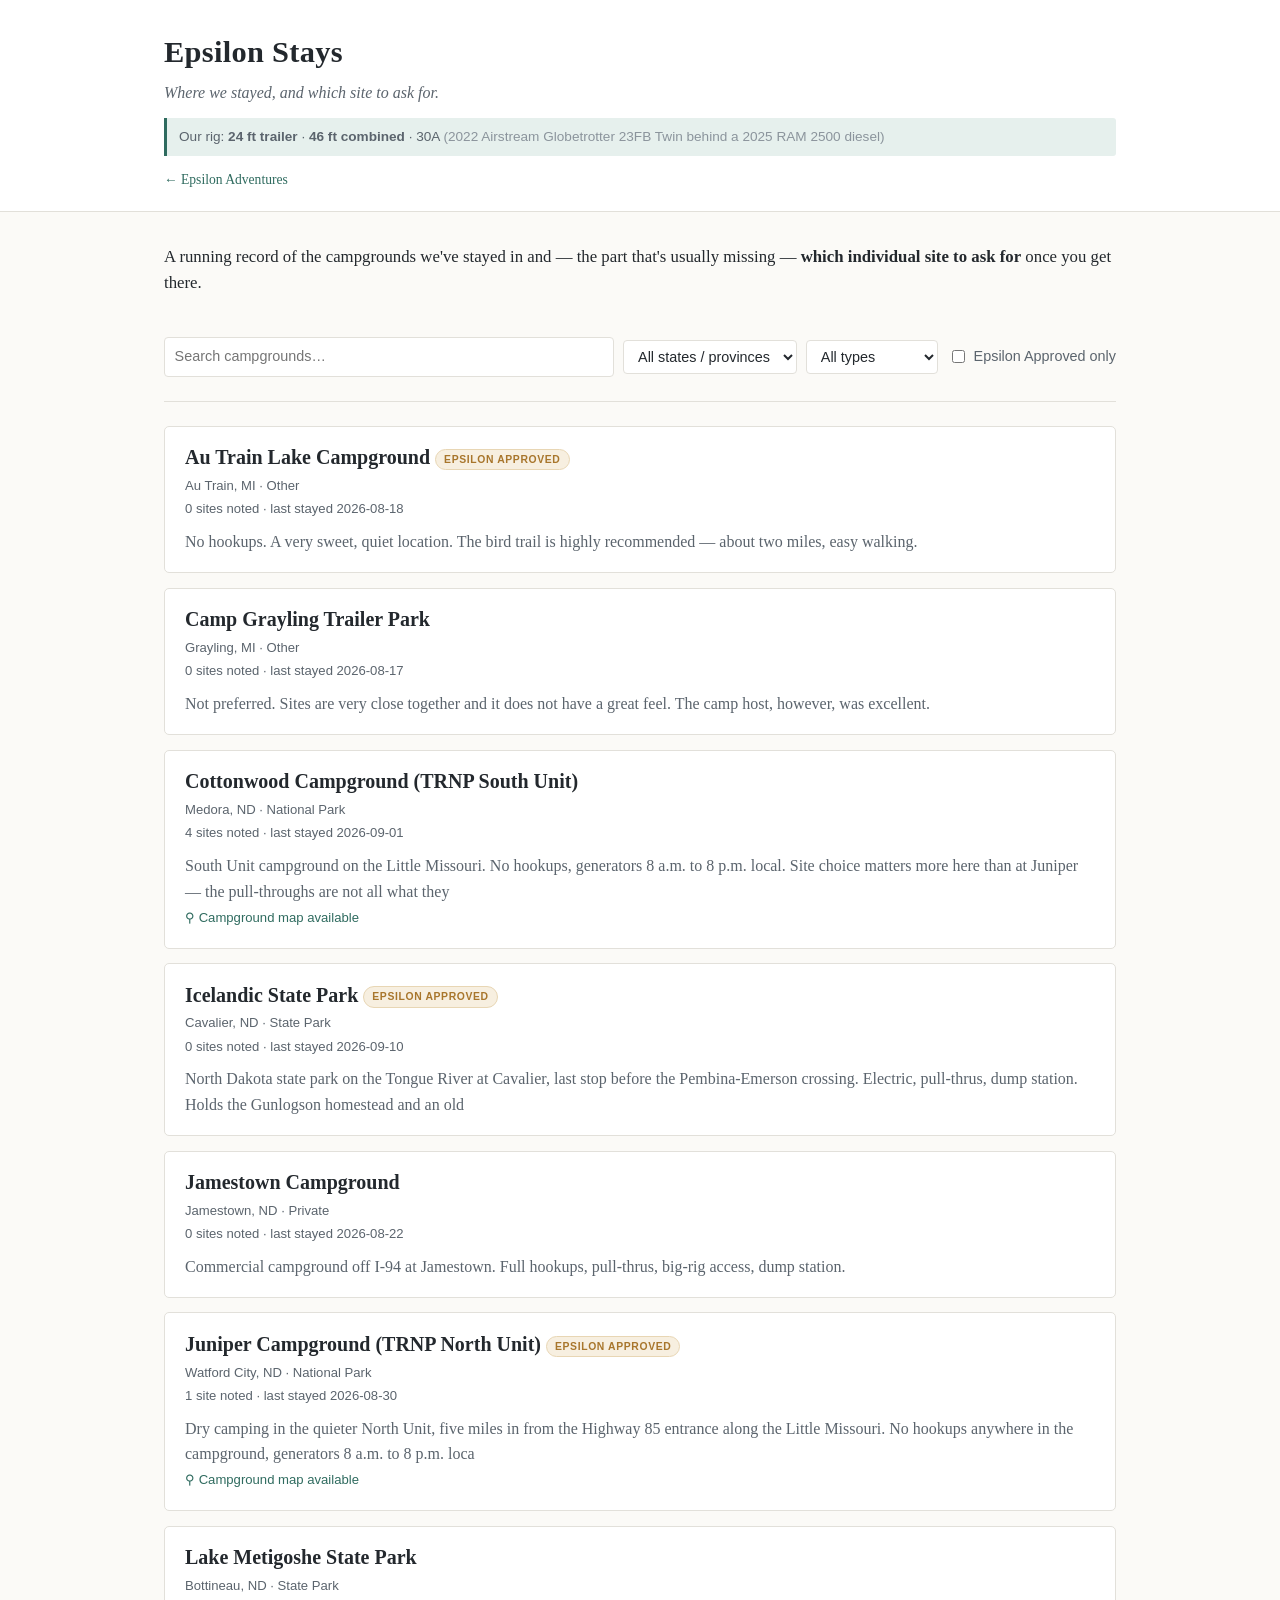
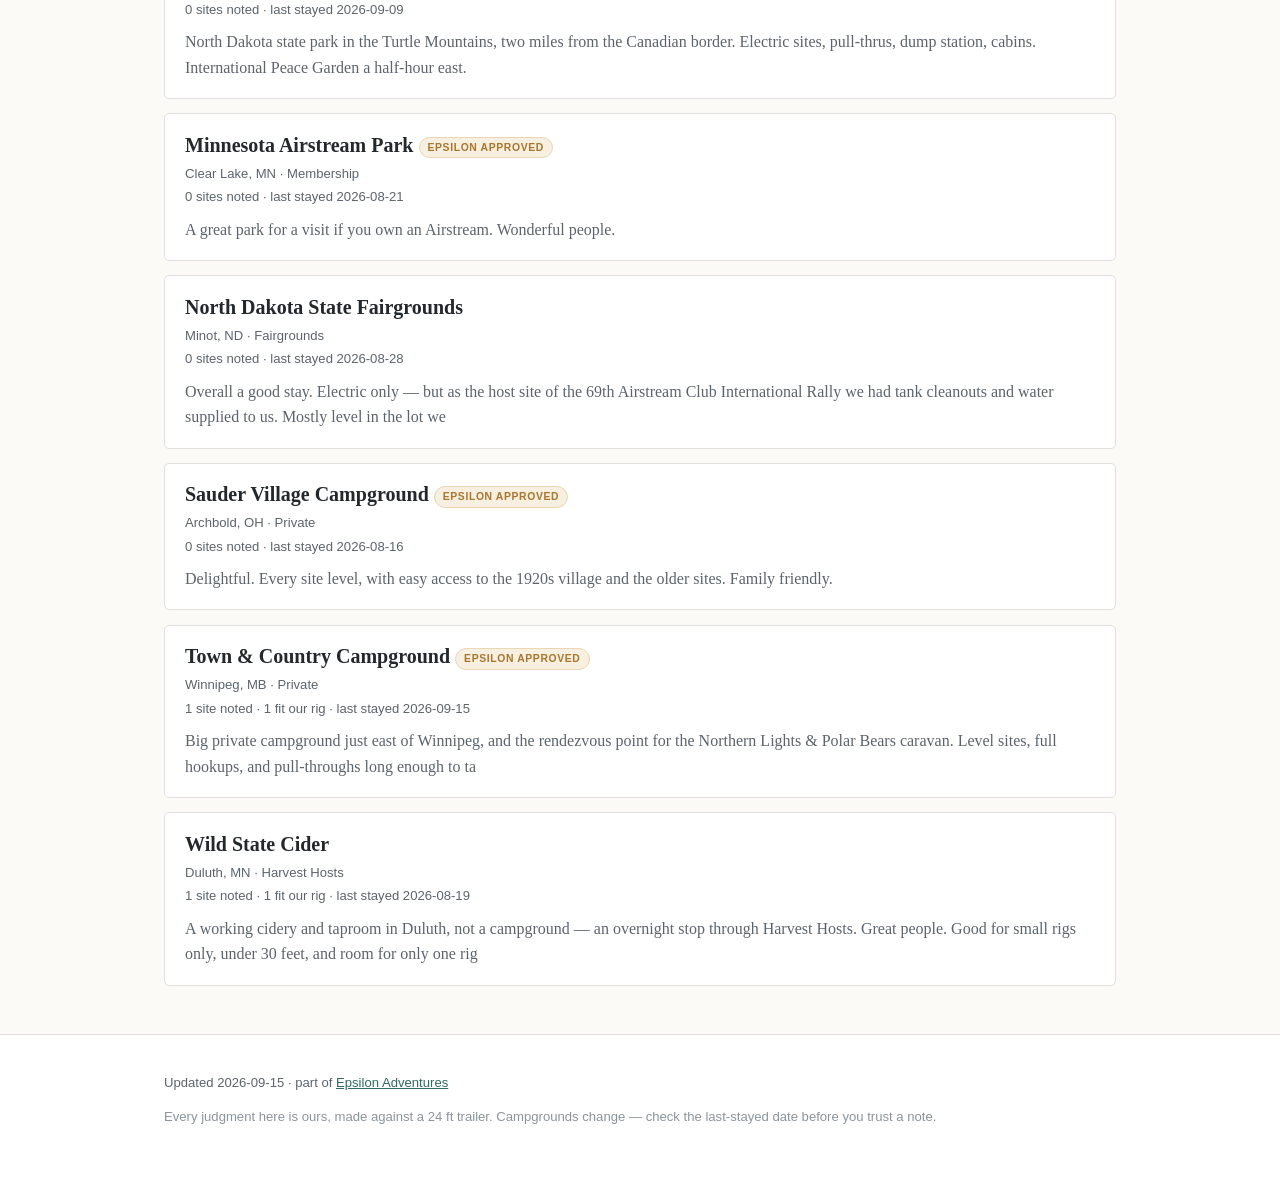
<file: index.html>
<!DOCTYPE html>
<html lang="en">
<head>
<meta charset="utf-8">
<meta name="viewport" content="width=device-width, initial-scale=1">
<title>Epsilon Stays</title>
<link rel="stylesheet" href="assets/css/site.css">
</head>
<body>
<header class="masthead">
  <div class="wrap">
    <a class="brand" href="index.html">Epsilon Stays</a>
    <p class="tagline">Where we stayed, and which site to ask for.</p>
    <p class="rig">Our rig: <strong>24 ft trailer</strong> &middot;
       <strong>46 ft combined</strong> &middot; 30A
       <span class="rig-detail">(2022 Airstream Globetrotter 23FB Twin behind a 2025 RAM 2500 diesel)</span></p>
    <p class="home-link"><a href="https://adventuresinepsilon.com">&larr; Epsilon Adventures</a></p>
  </div>
</header>

<main class="wrap">
  <section class="intro">
    <p>A running record of the campgrounds we've stayed in and &mdash; the part that's usually
       missing &mdash; <strong>which individual site to ask for</strong> once you get there.</p>
  </section>

  <section class="controls">
    <input type="search" id="q" placeholder="Search campgrounds&hellip;" aria-label="Search">
    <select id="region"><option value="">All states / provinces</option><option value="MB">MB</option><option value="MI">MI</option><option value="MN">MN</option><option value="ND">ND</option><option value="OH">OH</option></select>
    <select id="type"><option value="">All types</option><option value="fairgrounds">Fairgrounds</option><option value="harvest_hosts">Harvest Hosts</option><option value="membership">Membership</option><option value="national_park">National Park</option><option value="other">Other</option><option value="private">Private</option><option value="state_park">State Park</option></select>
    <label class="check"><input type="checkbox" id="approved"> Epsilon Approved only</label>
  </section>

  <section id="list" class="cards">
  <article class="card" data-type="other"
      data-region="MI"
      data-approved="1"
      data-status="stayed"
      data-name="au train lake campground">
    <h2><a href="c/au-train-lake-mi/index.html">Au Train Lake Campground</a> <span class="badge">Epsilon Approved</span></h2>
    <p class="meta">Au Train, MI &middot; Other</p>
    <p class="meta">0 sites noted
       &middot; last stayed 2026-08-18</p>
    <p class="excerpt">No hookups. A very sweet, quiet location. The bird trail is highly recommended — about two miles, easy walking.</p>
    
  </article>
  <article class="card" data-type="other"
      data-region="MI"
      data-approved="0"
      data-status="stayed"
      data-name="camp grayling trailer park">
    <h2><a href="c/camp-grayling-mi/index.html">Camp Grayling Trailer Park</a> </h2>
    <p class="meta">Grayling, MI &middot; Other</p>
    <p class="meta">0 sites noted
       &middot; last stayed 2026-08-17</p>
    <p class="excerpt">Not preferred. Sites are very close together and it does not have a great feel. The camp host, however, was excellent.</p>
    
  </article>
  <article class="card" data-type="national_park"
      data-region="ND"
      data-approved="0"
      data-status="stayed"
      data-name="cottonwood campground (trnp south unit)">
    <h2><a href="c/cottonwood-trnp-south/index.html">Cottonwood Campground (TRNP South Unit)</a> </h2>
    <p class="meta">Medora, ND &middot; National Park</p>
    <p class="meta">4 sites noted
       &middot; last stayed 2026-09-01</p>
    <p class="excerpt">South Unit campground on the Little Missouri. No hookups, generators 8 a.m. to 8 p.m. local. Site choice matters more here than at Juniper — the pull-throughs are not all what they</p>
    <p class="meta has-map">&#9906; Campground map available</p>
  </article>
  <article class="card" data-type="state_park"
      data-region="ND"
      data-approved="1"
      data-status="stayed"
      data-name="icelandic state park">
    <h2><a href="c/icelandic-sp-cavalier/index.html">Icelandic State Park</a> <span class="badge">Epsilon Approved</span></h2>
    <p class="meta">Cavalier, ND &middot; State Park</p>
    <p class="meta">0 sites noted
       &middot; last stayed 2026-09-10</p>
    <p class="excerpt">North Dakota state park on the Tongue River at Cavalier, last stop before the Pembina-Emerson crossing. Electric, pull-thrus, dump station. Holds the Gunlogson homestead and an old</p>
    
  </article>
  <article class="card" data-type="private"
      data-region="ND"
      data-approved="0"
      data-status="stayed"
      data-name="jamestown campground">
    <h2><a href="c/jamestown-campground-nd/index.html">Jamestown Campground</a> </h2>
    <p class="meta">Jamestown, ND &middot; Private</p>
    <p class="meta">0 sites noted
       &middot; last stayed 2026-08-22</p>
    <p class="excerpt">Commercial campground off I-94 at Jamestown. Full hookups, pull-thrus, big-rig access, dump station.</p>
    
  </article>
  <article class="card" data-type="national_park"
      data-region="ND"
      data-approved="1"
      data-status="stayed"
      data-name="juniper campground (trnp north unit)">
    <h2><a href="c/juniper-trnp-north/index.html">Juniper Campground (TRNP North Unit)</a> <span class="badge">Epsilon Approved</span></h2>
    <p class="meta">Watford City, ND &middot; National Park</p>
    <p class="meta">1 site noted
       &middot; last stayed 2026-08-30</p>
    <p class="excerpt">Dry camping in the quieter North Unit, five miles in from the Highway 85 entrance along the Little Missouri. No hookups anywhere in the campground, generators 8 a.m. to 8 p.m. loca</p>
    <p class="meta has-map">&#9906; Campground map available</p>
  </article>
  <article class="card" data-type="state_park"
      data-region="ND"
      data-approved="0"
      data-status="stayed"
      data-name="lake metigoshe state park">
    <h2><a href="c/lake-metigoshe-sp/index.html">Lake Metigoshe State Park</a> </h2>
    <p class="meta">Bottineau, ND &middot; State Park</p>
    <p class="meta">0 sites noted
       &middot; last stayed 2026-09-09</p>
    <p class="excerpt">North Dakota state park in the Turtle Mountains, two miles from the Canadian border. Electric sites, pull-thrus, dump station, cabins. International Peace Garden a half-hour east. </p>
    
  </article>
  <article class="card" data-type="membership"
      data-region="MN"
      data-approved="1"
      data-status="stayed"
      data-name="minnesota airstream park">
    <h2><a href="c/mn-airstream-park-clear-lake/index.html">Minnesota Airstream Park</a> <span class="badge">Epsilon Approved</span></h2>
    <p class="meta">Clear Lake, MN &middot; Membership</p>
    <p class="meta">0 sites noted
       &middot; last stayed 2026-08-21</p>
    <p class="excerpt">A great park for a visit if you own an Airstream. Wonderful people.</p>
    
  </article>
  <article class="card" data-type="fairgrounds"
      data-region="ND"
      data-approved="0"
      data-status="stayed"
      data-name="north dakota state fairgrounds">
    <h2><a href="c/nd-state-fairgrounds-minot/index.html">North Dakota State Fairgrounds</a> </h2>
    <p class="meta">Minot, ND &middot; Fairgrounds</p>
    <p class="meta">0 sites noted
       &middot; last stayed 2026-08-28</p>
    <p class="excerpt">Overall a good stay. Electric only — but as the host site of the 69th Airstream Club International Rally we had tank cleanouts and water supplied to us. Mostly level in the lot we </p>
    
  </article>
  <article class="card" data-type="private"
      data-region="OH"
      data-approved="1"
      data-status="stayed"
      data-name="sauder village campground">
    <h2><a href="c/sauder-village-archbold/index.html">Sauder Village Campground</a> <span class="badge">Epsilon Approved</span></h2>
    <p class="meta">Archbold, OH &middot; Private</p>
    <p class="meta">0 sites noted
       &middot; last stayed 2026-08-16</p>
    <p class="excerpt">Delightful. Every site level, with easy access to the 1920s village and the older sites. Family friendly.</p>
    
  </article>
  <article class="card" data-type="private"
      data-region="MB"
      data-approved="1"
      data-status="stayed"
      data-name="town &amp; country campground">
    <h2><a href="c/town-and-country-winnipeg/index.html">Town &amp; Country Campground</a> <span class="badge">Epsilon Approved</span></h2>
    <p class="meta">Winnipeg, MB &middot; Private</p>
    <p class="meta">1 site noted &middot; 1 fit our rig
       &middot; last stayed 2026-09-15</p>
    <p class="excerpt">Big private campground just east of Winnipeg, and the rendezvous point for the Northern Lights &amp; Polar Bears caravan. Level sites, full hookups, and pull-throughs long enough to ta</p>
    
  </article>
  <article class="card" data-type="harvest_hosts"
      data-region="MN"
      data-approved="0"
      data-status="stayed"
      data-name="wild state cider">
    <h2><a href="c/wild-state-cider-duluth/index.html">Wild State Cider</a> </h2>
    <p class="meta">Duluth, MN &middot; Harvest Hosts</p>
    <p class="meta">1 site noted &middot; 1 fit our rig
       &middot; last stayed 2026-08-19</p>
    <p class="excerpt">A working cidery and taproom in Duluth, not a campground — an overnight stop through Harvest Hosts. Great people. Good for small rigs only, under 30 feet, and room for only one rig</p>
    
  </article>
  </section>
  <p id="empty" class="empty" hidden>Nothing matches those filters.</p>
</main>

<script>
(function () {
  var q = document.getElementById('q'),
      region = document.getElementById('region'),
      type = document.getElementById('type'),
      approved = document.getElementById('approved'),
      cards = Array.prototype.slice.call(document.querySelectorAll('.card')),
      empty = document.getElementById('empty');

  function apply() {
    var term = q.value.trim().toLowerCase(), shown = 0;
    cards.forEach(function (c) {
      var ok = true;
      if (term && c.dataset.name.indexOf(term) === -1) ok = false;
      if (region.value && c.dataset.region !== region.value) ok = false;
      if (type.value && c.dataset.type !== type.value) ok = false;
      if (approved.checked && c.dataset.approved !== '1') ok = false;
      c.hidden = !ok;
      if (ok) shown++;
    });
    empty.hidden = shown !== 0;
  }
  [q, region, type, approved].forEach(function (el) {
    el.addEventListener('input', apply);
    el.addEventListener('change', apply);
  });
})();
</script>
<footer class="foot">
  <div class="wrap">
    <p>Updated 2026-09-15 &middot; part of
       <a href="https://adventuresinepsilon.com">Epsilon Adventures</a></p>
    <p class="fine">Every judgment here is ours, made against a 24 ft trailer.
       Campgrounds change &mdash; check the last-stayed date before you trust a note.</p>
  </div>
</footer>
</body>
</html>
</file>
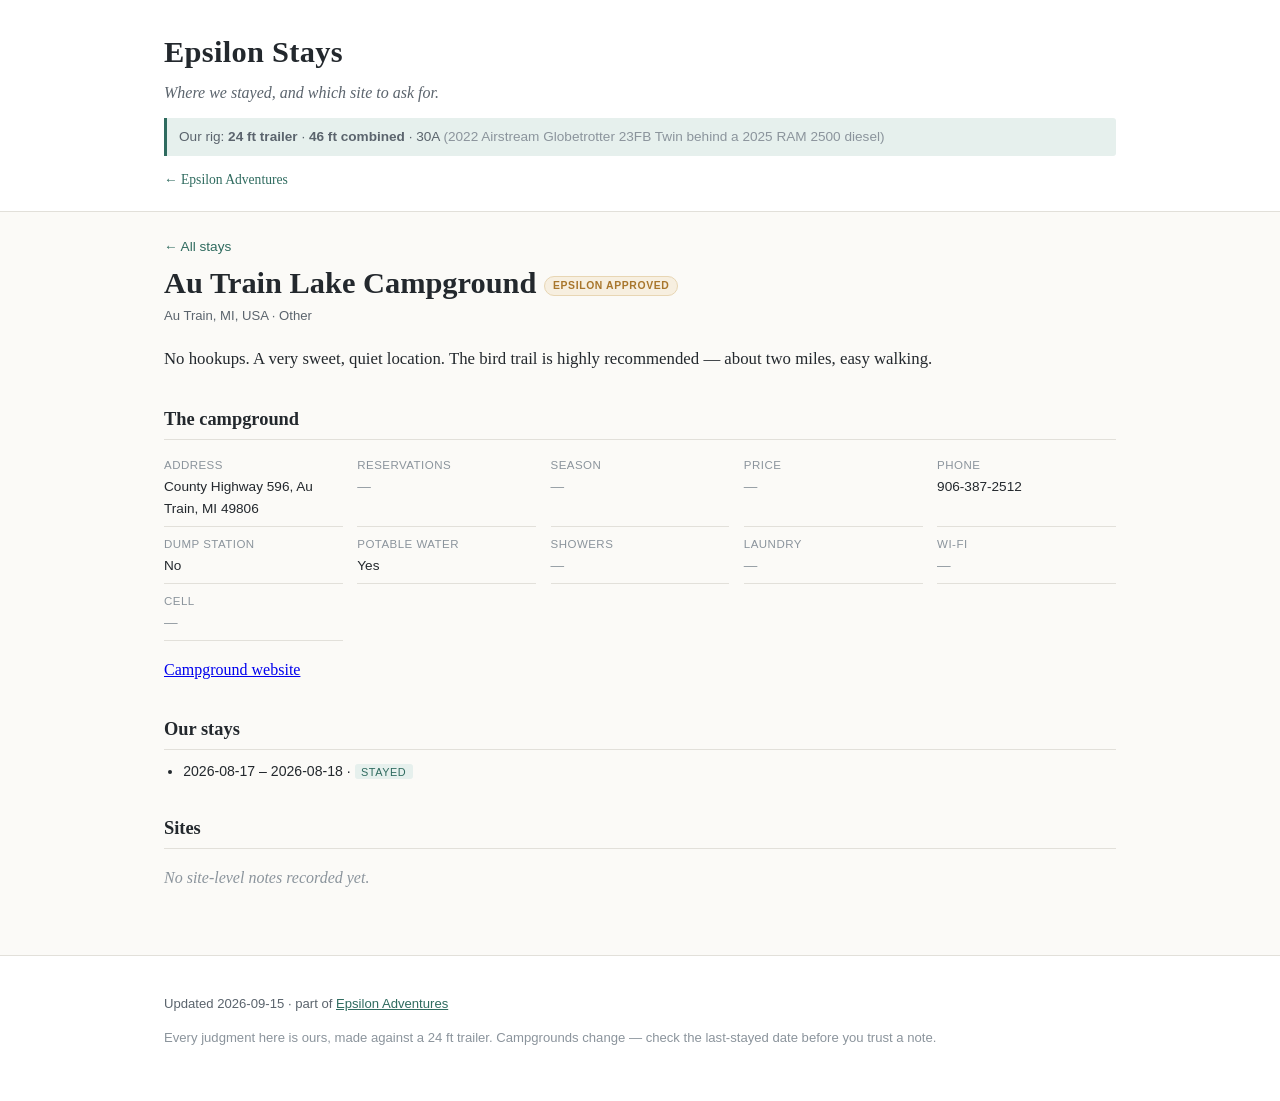
<file: c/au-train-lake-mi/index.html>
<!DOCTYPE html>
<html lang="en">
<head>
<meta charset="utf-8">
<meta name="viewport" content="width=device-width, initial-scale=1">
<title>Au Train Lake Campground — Epsilon Stays</title>
<link rel="stylesheet" href="../../assets/css/site.css">
</head>
<body>
<header class="masthead">
  <div class="wrap">
    <a class="brand" href="../../index.html">Epsilon Stays</a>
    <p class="tagline">Where we stayed, and which site to ask for.</p>
    <p class="rig">Our rig: <strong>24 ft trailer</strong> &middot;
       <strong>46 ft combined</strong> &middot; 30A
       <span class="rig-detail">(2022 Airstream Globetrotter 23FB Twin behind a 2025 RAM 2500 diesel)</span></p>
    <p class="home-link"><a href="https://adventuresinepsilon.com">&larr; Epsilon Adventures</a></p>
  </div>
</header>

<main class="wrap detail">
  <p class="back"><a href="../../index.html">&larr; All stays</a></p>
  <h1>Au Train Lake Campground <span class="badge">Epsilon Approved</span></h1>
  <p class="meta">Au Train, MI, USA &middot; Other</p>

  <section class="overall"><p>No hookups. A very sweet, quiet location. The bird trail is highly recommended — about two miles, easy walking.</p></section>

  <section>
    <h2>The campground</h2>
    <dl class="sitegrid">
      <div><dt>Address</dt><dd>County Highway 596, Au Train, MI 49806</dd></div>
      <div><dt>Reservations</dt><dd><span class="unknown">&mdash;</span></dd></div>
      <div><dt>Season</dt><dd><span class="unknown">&mdash;</span></dd></div>
      <div><dt>Price</dt><dd><span class="unknown">&mdash;</span></dd></div>
      <div><dt>Phone</dt><dd>906-387-2512</dd></div>
      <div><dt>Dump station</dt><dd>No</dd></div>
      <div><dt>Potable water</dt><dd>Yes</dd></div>
      <div><dt>Showers</dt><dd><span class="unknown">&mdash;</span></dd></div>
      <div><dt>Laundry</dt><dd><span class="unknown">&mdash;</span></dd></div>
      <div><dt>Wi-Fi</dt><dd><span class="unknown">&mdash;</span></dd></div>
      <div><dt>Cell</dt><dd><span class="unknown">&mdash;</span></dd></div>
    </dl>
    <p><a href="https://www.recreation.gov/camping/autrain-lake-campground/r/campgroundDetails.do?contractCode=NRSO&amp;parkId=72064">Campground website</a></p>
  </section>

  

  <section>
    <h2>Our stays</h2>
    <ul class="stays"><li>2026-08-17 &ndash; 2026-08-18 &middot; <span class="tag">stayed</span></li></ul>
  </section>

  <section>
    <h2>Sites</h2>
    <p class="empty">No site-level notes recorded yet.</p>
  </section>
</main>
<footer class="foot">
  <div class="wrap">
    <p>Updated 2026-09-15 &middot; part of
       <a href="https://adventuresinepsilon.com">Epsilon Adventures</a></p>
    <p class="fine">Every judgment here is ours, made against a 24 ft trailer.
       Campgrounds change &mdash; check the last-stayed date before you trust a note.</p>
  </div>
</footer>
</body>
</html>
</file>
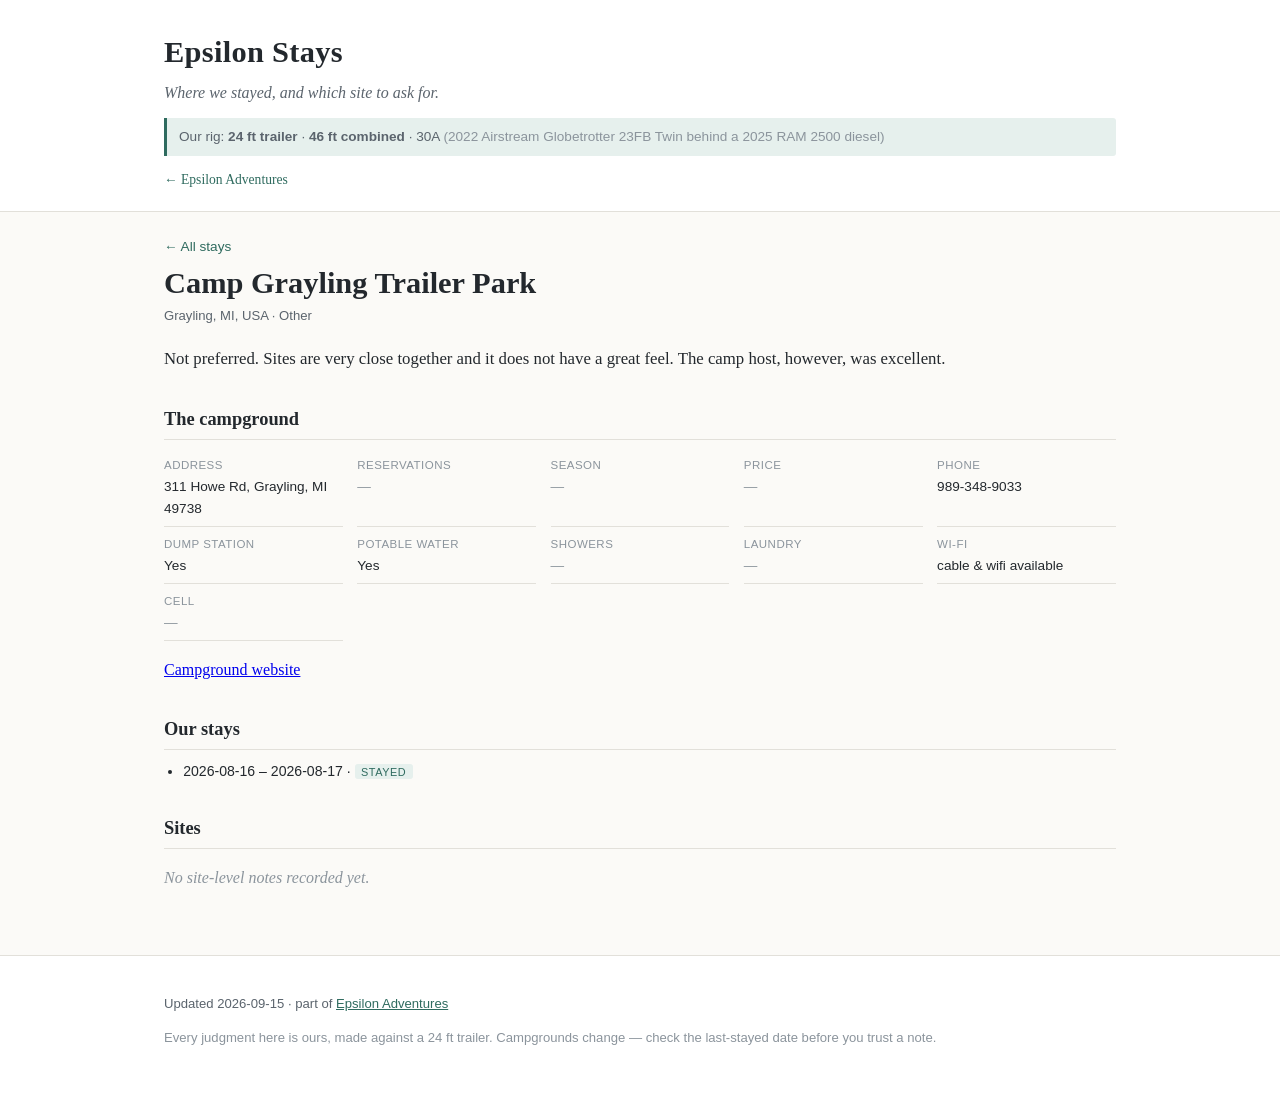
<file: c/camp-grayling-mi/index.html>
<!DOCTYPE html>
<html lang="en">
<head>
<meta charset="utf-8">
<meta name="viewport" content="width=device-width, initial-scale=1">
<title>Camp Grayling Trailer Park — Epsilon Stays</title>
<link rel="stylesheet" href="../../assets/css/site.css">
</head>
<body>
<header class="masthead">
  <div class="wrap">
    <a class="brand" href="../../index.html">Epsilon Stays</a>
    <p class="tagline">Where we stayed, and which site to ask for.</p>
    <p class="rig">Our rig: <strong>24 ft trailer</strong> &middot;
       <strong>46 ft combined</strong> &middot; 30A
       <span class="rig-detail">(2022 Airstream Globetrotter 23FB Twin behind a 2025 RAM 2500 diesel)</span></p>
    <p class="home-link"><a href="https://adventuresinepsilon.com">&larr; Epsilon Adventures</a></p>
  </div>
</header>

<main class="wrap detail">
  <p class="back"><a href="../../index.html">&larr; All stays</a></p>
  <h1>Camp Grayling Trailer Park </h1>
  <p class="meta">Grayling, MI, USA &middot; Other</p>

  <section class="overall"><p>Not preferred. Sites are very close together and it does not have a great feel. The camp host, however, was excellent.</p></section>

  <section>
    <h2>The campground</h2>
    <dl class="sitegrid">
      <div><dt>Address</dt><dd>311 Howe Rd, Grayling, MI 49738</dd></div>
      <div><dt>Reservations</dt><dd><span class="unknown">&mdash;</span></dd></div>
      <div><dt>Season</dt><dd><span class="unknown">&mdash;</span></dd></div>
      <div><dt>Price</dt><dd><span class="unknown">&mdash;</span></dd></div>
      <div><dt>Phone</dt><dd>989-348-9033</dd></div>
      <div><dt>Dump station</dt><dd>Yes</dd></div>
      <div><dt>Potable water</dt><dd>Yes</dd></div>
      <div><dt>Showers</dt><dd><span class="unknown">&mdash;</span></dd></div>
      <div><dt>Laundry</dt><dd><span class="unknown">&mdash;</span></dd></div>
      <div><dt>Wi-Fi</dt><dd>cable &amp; wifi available</dd></div>
      <div><dt>Cell</dt><dd><span class="unknown">&mdash;</span></dd></div>
    </dl>
    <p><a href="https://www.minationalguard.com/camp-grayling/camp-grayling-mwr/">Campground website</a></p>
  </section>

  

  <section>
    <h2>Our stays</h2>
    <ul class="stays"><li>2026-08-16 &ndash; 2026-08-17 &middot; <span class="tag">stayed</span></li></ul>
  </section>

  <section>
    <h2>Sites</h2>
    <p class="empty">No site-level notes recorded yet.</p>
  </section>
</main>
<footer class="foot">
  <div class="wrap">
    <p>Updated 2026-09-15 &middot; part of
       <a href="https://adventuresinepsilon.com">Epsilon Adventures</a></p>
    <p class="fine">Every judgment here is ours, made against a 24 ft trailer.
       Campgrounds change &mdash; check the last-stayed date before you trust a note.</p>
  </div>
</footer>
</body>
</html>
</file>
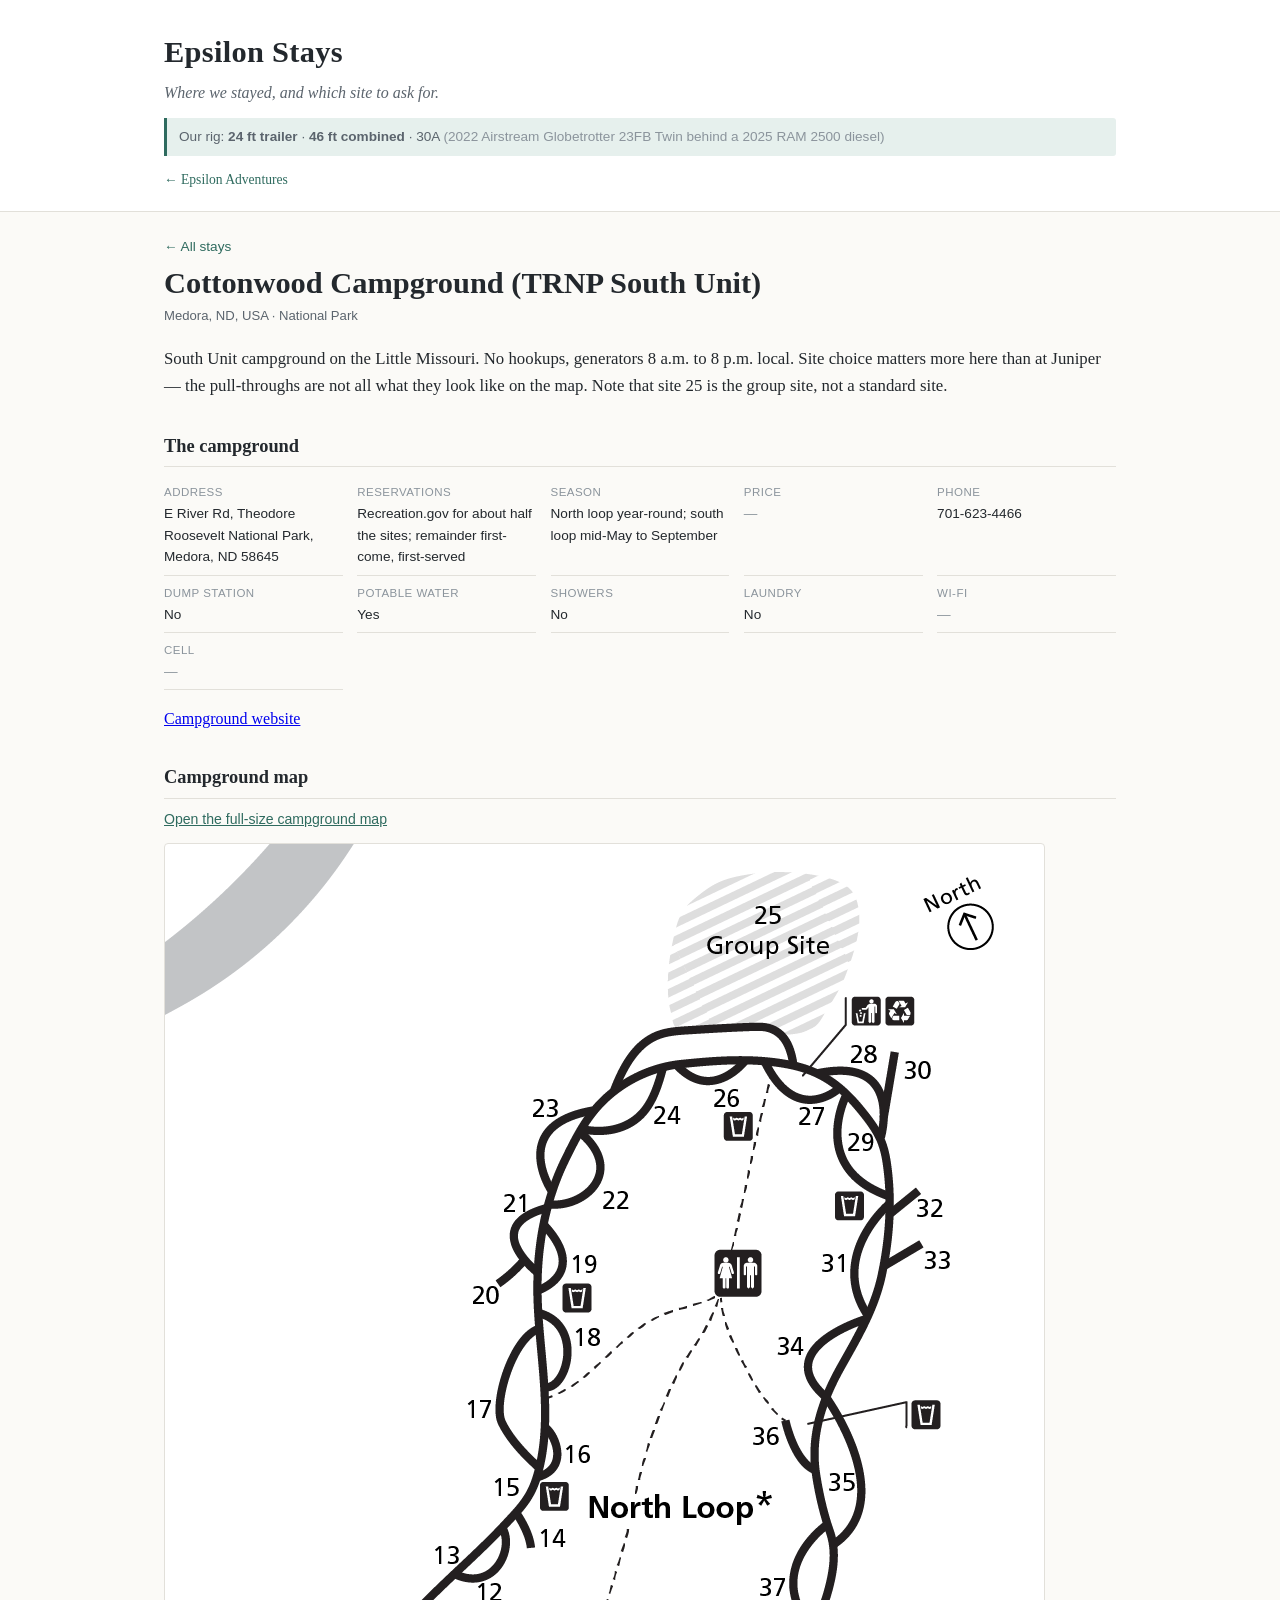
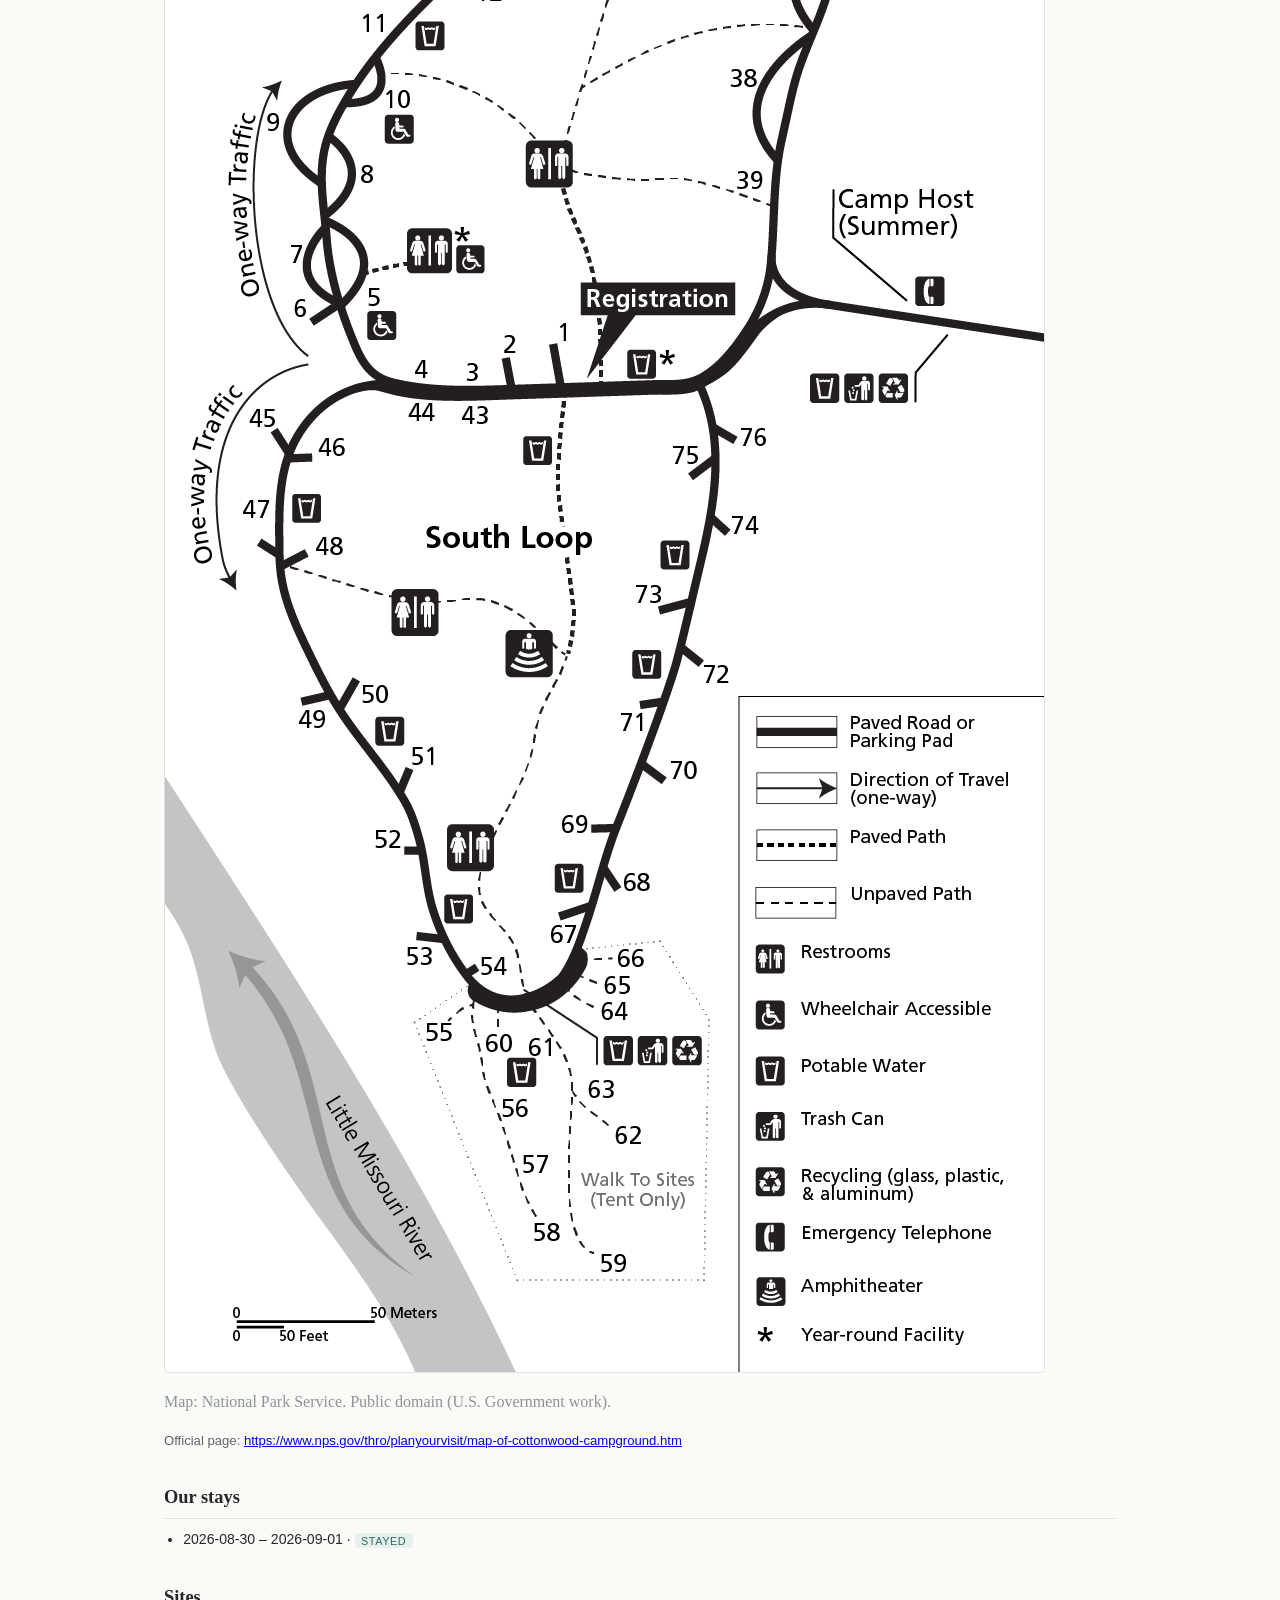
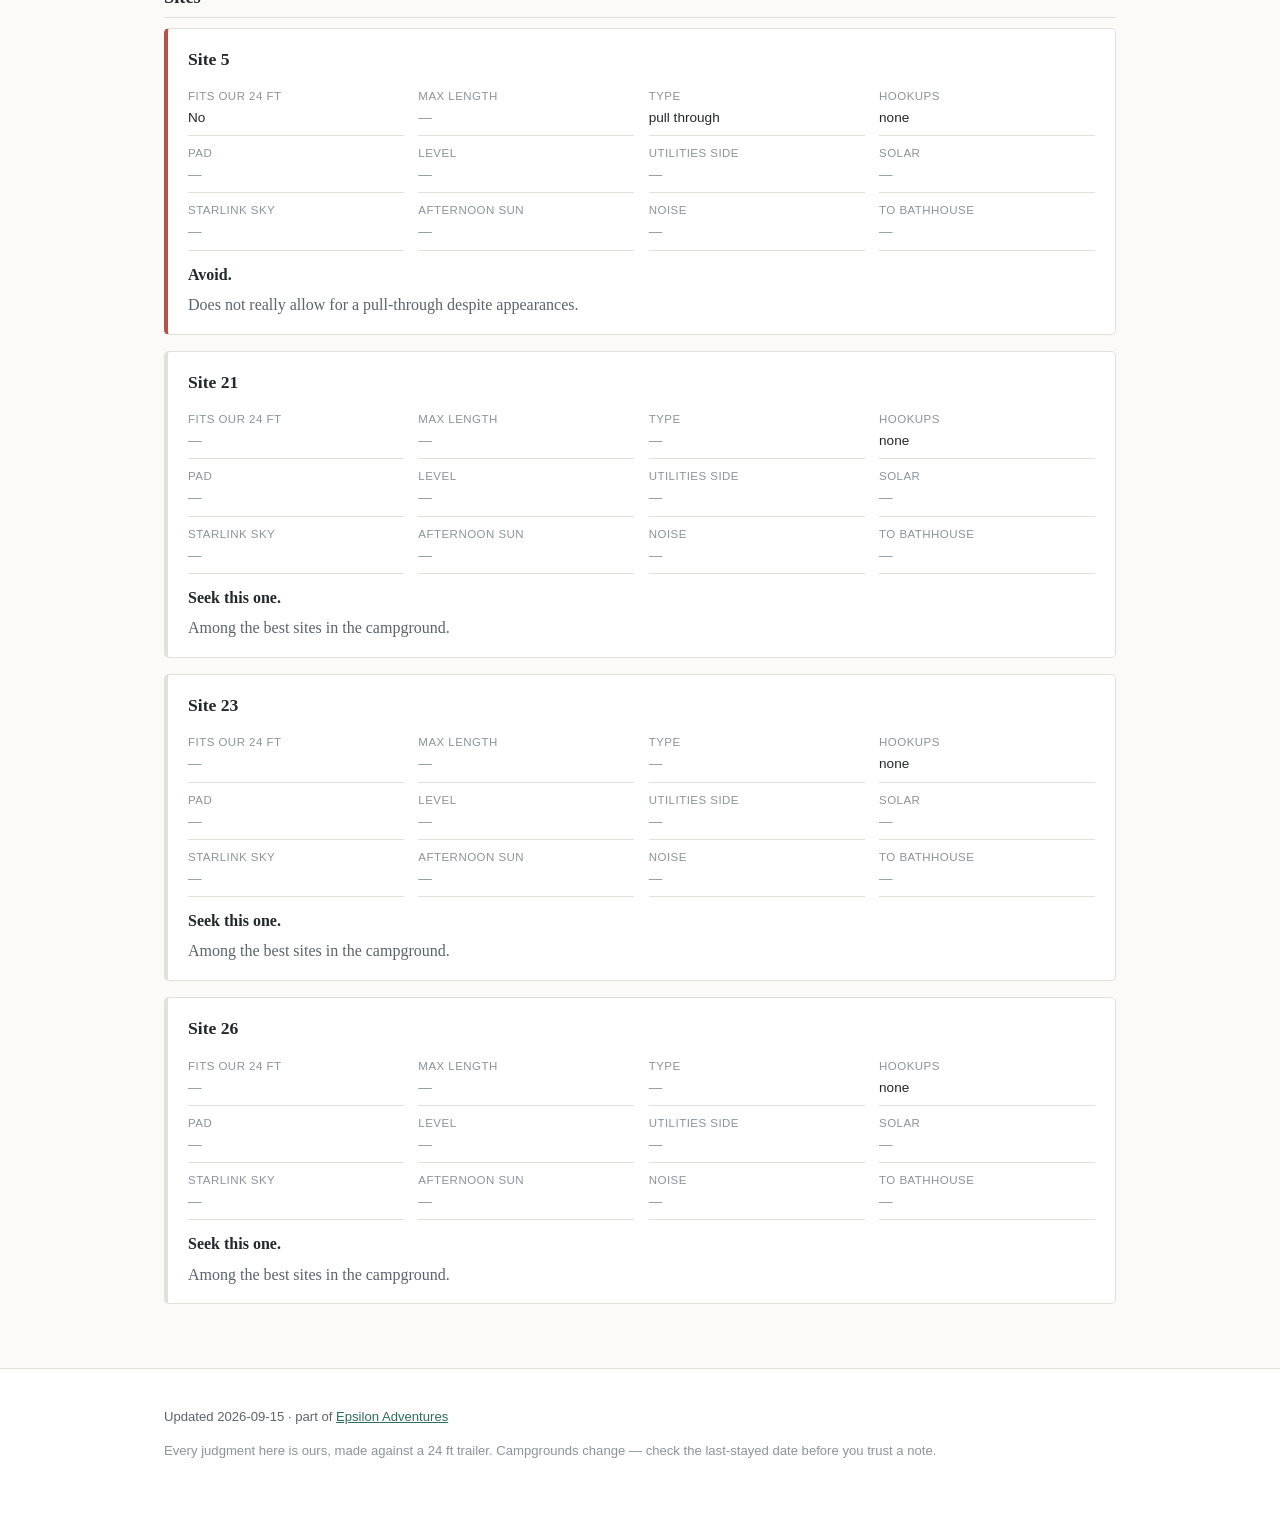
<file: c/cottonwood-trnp-south/index.html>
<!DOCTYPE html>
<html lang="en">
<head>
<meta charset="utf-8">
<meta name="viewport" content="width=device-width, initial-scale=1">
<title>Cottonwood Campground (TRNP South Unit) — Epsilon Stays</title>
<link rel="stylesheet" href="../../assets/css/site.css">
</head>
<body>
<header class="masthead">
  <div class="wrap">
    <a class="brand" href="../../index.html">Epsilon Stays</a>
    <p class="tagline">Where we stayed, and which site to ask for.</p>
    <p class="rig">Our rig: <strong>24 ft trailer</strong> &middot;
       <strong>46 ft combined</strong> &middot; 30A
       <span class="rig-detail">(2022 Airstream Globetrotter 23FB Twin behind a 2025 RAM 2500 diesel)</span></p>
    <p class="home-link"><a href="https://adventuresinepsilon.com">&larr; Epsilon Adventures</a></p>
  </div>
</header>

<main class="wrap detail">
  <p class="back"><a href="../../index.html">&larr; All stays</a></p>
  <h1>Cottonwood Campground (TRNP South Unit) </h1>
  <p class="meta">Medora, ND, USA &middot; National Park</p>

  <section class="overall"><p>South Unit campground on the Little Missouri. No hookups, generators 8 a.m. to 8 p.m. local. Site choice matters more here than at Juniper — the pull-throughs are not all what they look like on the map. Note that site 25 is the group site, not a standard site.</p></section>

  <section>
    <h2>The campground</h2>
    <dl class="sitegrid">
      <div><dt>Address</dt><dd>E River Rd, Theodore Roosevelt National Park, Medora, ND 58645</dd></div>
      <div><dt>Reservations</dt><dd>Recreation.gov for about half the sites; remainder first-come, first-served</dd></div>
      <div><dt>Season</dt><dd>North loop year-round; south loop mid-May to September</dd></div>
      <div><dt>Price</dt><dd><span class="unknown">&mdash;</span></dd></div>
      <div><dt>Phone</dt><dd>701-623-4466</dd></div>
      <div><dt>Dump station</dt><dd>No</dd></div>
      <div><dt>Potable water</dt><dd>Yes</dd></div>
      <div><dt>Showers</dt><dd>No</dd></div>
      <div><dt>Laundry</dt><dd>No</dd></div>
      <div><dt>Wi-Fi</dt><dd><span class="unknown">&mdash;</span></dd></div>
      <div><dt>Cell</dt><dd><span class="unknown">&mdash;</span></dd></div>
    </dl>
    <p><a href="https://www.nps.gov/thro/planyourvisit/camping.htm">Campground website</a></p>
  </section>

  <section>
    <h2>Campground map</h2>
    <p class="maplink"><a href="../../assets/maps/cottonwood-trnp-south.png">Open the full-size campground map</a></p>
    <a href="../../assets/maps/cottonwood-trnp-south.png"><img class="cgmap" src="../../assets/maps/cottonwood-trnp-south.png" alt="Campground map" loading="lazy"></a>
    <p class="fine">Map: National Park Service. Public domain (U.S. Government work).</p>
    <p class="meta">Official page: <a href="https://www.nps.gov/thro/planyourvisit/map-of-cottonwood-campground.htm">https://www.nps.gov/thro/planyourvisit/map-of-cottonwood-campground.htm</a></p>
  </section>

  <section>
    <h2>Our stays</h2>
    <ul class="stays"><li>2026-08-30 &ndash; 2026-09-01 &middot; <span class="tag">stayed</span></li></ul>
  </section>

  <section>
    <h2>Sites</h2>
    <article class="site fits-no">
  <h3>Site 5</h3>
  <dl class="sitegrid">
    <div><dt>Fits our 24 ft</dt><dd>No</dd></div>
    <div><dt>Max length</dt><dd><span class="unknown">&mdash;</span></dd></div>
    <div><dt>Type</dt><dd>pull through</dd></div>
    <div><dt>Hookups</dt><dd>none</dd></div>
    <div><dt>Pad</dt><dd><span class="unknown">&mdash;</span></dd></div>
    <div><dt>Level</dt><dd><span class="unknown">&mdash;</span></dd></div>
    <div><dt>Utilities side</dt><dd><span class="unknown">&mdash;</span></dd></div>
    <div><dt>Solar</dt><dd><span class="unknown">&mdash;</span></dd></div>
    <div><dt>Starlink sky</dt><dd><span class="unknown">&mdash;</span></dd></div>
    <div><dt>Afternoon sun</dt><dd><span class="unknown">&mdash;</span></dd></div>
    <div><dt>Noise</dt><dd><span class="unknown">&mdash;</span></dd></div>
    <div><dt>To bathhouse</dt><dd><span class="unknown">&mdash;</span></dd></div>
  </dl>
  <p class="verdict">Avoid.</p>
  <p class="notes">Does not really allow for a pull-through despite appearances.</p>
</article>
<article class="site fits-unk">
  <h3>Site 21</h3>
  <dl class="sitegrid">
    <div><dt>Fits our 24 ft</dt><dd><span class="unknown">&mdash;</span></dd></div>
    <div><dt>Max length</dt><dd><span class="unknown">&mdash;</span></dd></div>
    <div><dt>Type</dt><dd><span class="unknown">&mdash;</span></dd></div>
    <div><dt>Hookups</dt><dd>none</dd></div>
    <div><dt>Pad</dt><dd><span class="unknown">&mdash;</span></dd></div>
    <div><dt>Level</dt><dd><span class="unknown">&mdash;</span></dd></div>
    <div><dt>Utilities side</dt><dd><span class="unknown">&mdash;</span></dd></div>
    <div><dt>Solar</dt><dd><span class="unknown">&mdash;</span></dd></div>
    <div><dt>Starlink sky</dt><dd><span class="unknown">&mdash;</span></dd></div>
    <div><dt>Afternoon sun</dt><dd><span class="unknown">&mdash;</span></dd></div>
    <div><dt>Noise</dt><dd><span class="unknown">&mdash;</span></dd></div>
    <div><dt>To bathhouse</dt><dd><span class="unknown">&mdash;</span></dd></div>
  </dl>
  <p class="verdict">Seek this one.</p>
  <p class="notes">Among the best sites in the campground.</p>
</article>
<article class="site fits-unk">
  <h3>Site 23</h3>
  <dl class="sitegrid">
    <div><dt>Fits our 24 ft</dt><dd><span class="unknown">&mdash;</span></dd></div>
    <div><dt>Max length</dt><dd><span class="unknown">&mdash;</span></dd></div>
    <div><dt>Type</dt><dd><span class="unknown">&mdash;</span></dd></div>
    <div><dt>Hookups</dt><dd>none</dd></div>
    <div><dt>Pad</dt><dd><span class="unknown">&mdash;</span></dd></div>
    <div><dt>Level</dt><dd><span class="unknown">&mdash;</span></dd></div>
    <div><dt>Utilities side</dt><dd><span class="unknown">&mdash;</span></dd></div>
    <div><dt>Solar</dt><dd><span class="unknown">&mdash;</span></dd></div>
    <div><dt>Starlink sky</dt><dd><span class="unknown">&mdash;</span></dd></div>
    <div><dt>Afternoon sun</dt><dd><span class="unknown">&mdash;</span></dd></div>
    <div><dt>Noise</dt><dd><span class="unknown">&mdash;</span></dd></div>
    <div><dt>To bathhouse</dt><dd><span class="unknown">&mdash;</span></dd></div>
  </dl>
  <p class="verdict">Seek this one.</p>
  <p class="notes">Among the best sites in the campground.</p>
</article>
<article class="site fits-unk">
  <h3>Site 26</h3>
  <dl class="sitegrid">
    <div><dt>Fits our 24 ft</dt><dd><span class="unknown">&mdash;</span></dd></div>
    <div><dt>Max length</dt><dd><span class="unknown">&mdash;</span></dd></div>
    <div><dt>Type</dt><dd><span class="unknown">&mdash;</span></dd></div>
    <div><dt>Hookups</dt><dd>none</dd></div>
    <div><dt>Pad</dt><dd><span class="unknown">&mdash;</span></dd></div>
    <div><dt>Level</dt><dd><span class="unknown">&mdash;</span></dd></div>
    <div><dt>Utilities side</dt><dd><span class="unknown">&mdash;</span></dd></div>
    <div><dt>Solar</dt><dd><span class="unknown">&mdash;</span></dd></div>
    <div><dt>Starlink sky</dt><dd><span class="unknown">&mdash;</span></dd></div>
    <div><dt>Afternoon sun</dt><dd><span class="unknown">&mdash;</span></dd></div>
    <div><dt>Noise</dt><dd><span class="unknown">&mdash;</span></dd></div>
    <div><dt>To bathhouse</dt><dd><span class="unknown">&mdash;</span></dd></div>
  </dl>
  <p class="verdict">Seek this one.</p>
  <p class="notes">Among the best sites in the campground.</p>
</article>
  </section>
</main>
<footer class="foot">
  <div class="wrap">
    <p>Updated 2026-09-15 &middot; part of
       <a href="https://adventuresinepsilon.com">Epsilon Adventures</a></p>
    <p class="fine">Every judgment here is ours, made against a 24 ft trailer.
       Campgrounds change &mdash; check the last-stayed date before you trust a note.</p>
  </div>
</footer>
</body>
</html>
</file>
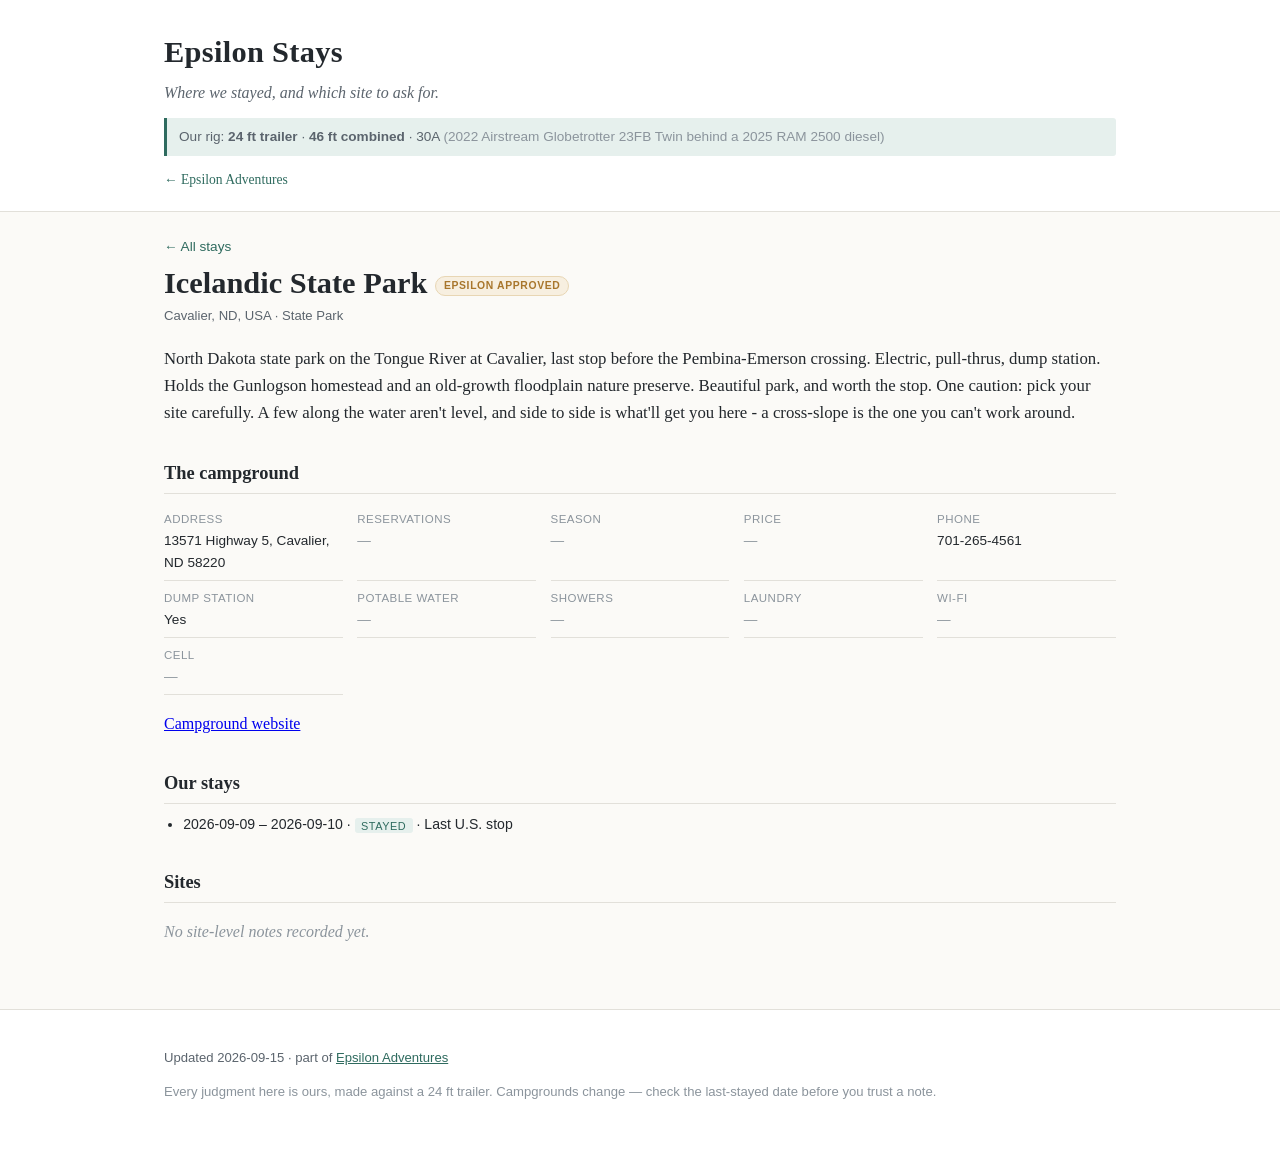
<file: c/icelandic-sp-cavalier/index.html>
<!DOCTYPE html>
<html lang="en">
<head>
<meta charset="utf-8">
<meta name="viewport" content="width=device-width, initial-scale=1">
<title>Icelandic State Park — Epsilon Stays</title>
<link rel="stylesheet" href="../../assets/css/site.css">
</head>
<body>
<header class="masthead">
  <div class="wrap">
    <a class="brand" href="../../index.html">Epsilon Stays</a>
    <p class="tagline">Where we stayed, and which site to ask for.</p>
    <p class="rig">Our rig: <strong>24 ft trailer</strong> &middot;
       <strong>46 ft combined</strong> &middot; 30A
       <span class="rig-detail">(2022 Airstream Globetrotter 23FB Twin behind a 2025 RAM 2500 diesel)</span></p>
    <p class="home-link"><a href="https://adventuresinepsilon.com">&larr; Epsilon Adventures</a></p>
  </div>
</header>

<main class="wrap detail">
  <p class="back"><a href="../../index.html">&larr; All stays</a></p>
  <h1>Icelandic State Park <span class="badge">Epsilon Approved</span></h1>
  <p class="meta">Cavalier, ND, USA &middot; State Park</p>

  <section class="overall"><p>North Dakota state park on the Tongue River at Cavalier, last stop before the Pembina-Emerson crossing. Electric, pull-thrus, dump station. Holds the Gunlogson homestead and an old-growth floodplain nature preserve. Beautiful park, and worth the stop. One caution: pick your site carefully. A few along the water aren&#x27;t level, and side to side is what&#x27;ll get you here - a cross-slope is the one you can&#x27;t work around.</p></section>

  <section>
    <h2>The campground</h2>
    <dl class="sitegrid">
      <div><dt>Address</dt><dd>13571 Highway 5, Cavalier, ND 58220</dd></div>
      <div><dt>Reservations</dt><dd><span class="unknown">&mdash;</span></dd></div>
      <div><dt>Season</dt><dd><span class="unknown">&mdash;</span></dd></div>
      <div><dt>Price</dt><dd><span class="unknown">&mdash;</span></dd></div>
      <div><dt>Phone</dt><dd>701-265-4561</dd></div>
      <div><dt>Dump station</dt><dd>Yes</dd></div>
      <div><dt>Potable water</dt><dd><span class="unknown">&mdash;</span></dd></div>
      <div><dt>Showers</dt><dd><span class="unknown">&mdash;</span></dd></div>
      <div><dt>Laundry</dt><dd><span class="unknown">&mdash;</span></dd></div>
      <div><dt>Wi-Fi</dt><dd><span class="unknown">&mdash;</span></dd></div>
      <div><dt>Cell</dt><dd><span class="unknown">&mdash;</span></dd></div>
    </dl>
    <p><a href="https://www.parkrec.nd.gov/parks/isp/isp.html">Campground website</a></p>
  </section>

  

  <section>
    <h2>Our stays</h2>
    <ul class="stays"><li>2026-09-09 &ndash; 2026-09-10 &middot; <span class="tag">stayed</span> &middot; Last U.S. stop</li></ul>
  </section>

  <section>
    <h2>Sites</h2>
    <p class="empty">No site-level notes recorded yet.</p>
  </section>
</main>
<footer class="foot">
  <div class="wrap">
    <p>Updated 2026-09-15 &middot; part of
       <a href="https://adventuresinepsilon.com">Epsilon Adventures</a></p>
    <p class="fine">Every judgment here is ours, made against a 24 ft trailer.
       Campgrounds change &mdash; check the last-stayed date before you trust a note.</p>
  </div>
</footer>
</body>
</html>
</file>
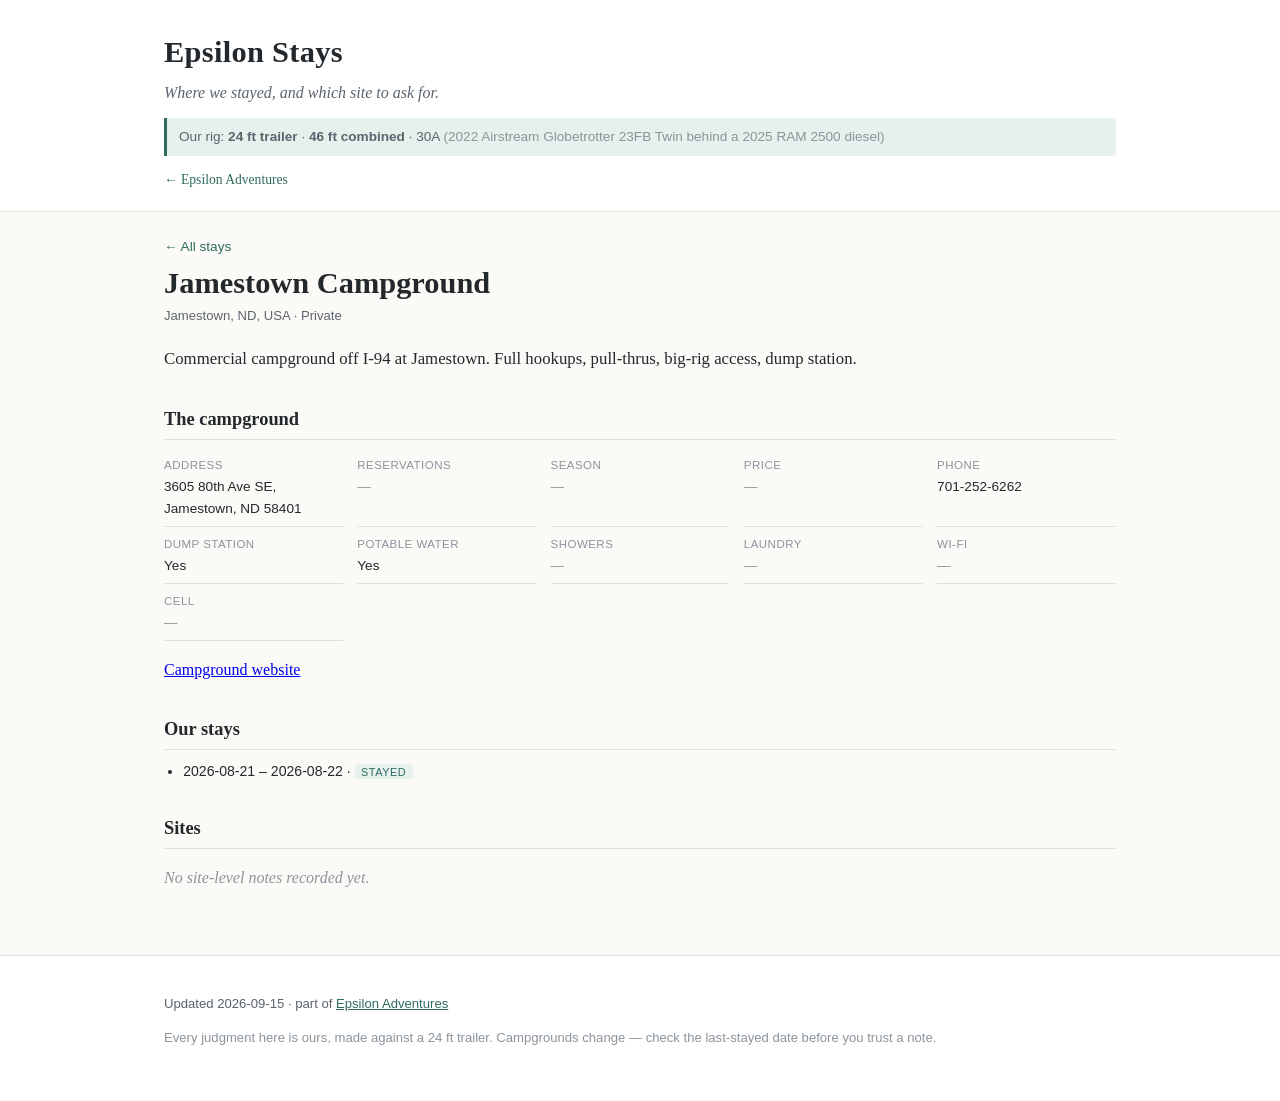
<file: c/jamestown-campground-nd/index.html>
<!DOCTYPE html>
<html lang="en">
<head>
<meta charset="utf-8">
<meta name="viewport" content="width=device-width, initial-scale=1">
<title>Jamestown Campground — Epsilon Stays</title>
<link rel="stylesheet" href="../../assets/css/site.css">
</head>
<body>
<header class="masthead">
  <div class="wrap">
    <a class="brand" href="../../index.html">Epsilon Stays</a>
    <p class="tagline">Where we stayed, and which site to ask for.</p>
    <p class="rig">Our rig: <strong>24 ft trailer</strong> &middot;
       <strong>46 ft combined</strong> &middot; 30A
       <span class="rig-detail">(2022 Airstream Globetrotter 23FB Twin behind a 2025 RAM 2500 diesel)</span></p>
    <p class="home-link"><a href="https://adventuresinepsilon.com">&larr; Epsilon Adventures</a></p>
  </div>
</header>

<main class="wrap detail">
  <p class="back"><a href="../../index.html">&larr; All stays</a></p>
  <h1>Jamestown Campground </h1>
  <p class="meta">Jamestown, ND, USA &middot; Private</p>

  <section class="overall"><p>Commercial campground off I-94 at Jamestown. Full hookups, pull-thrus, big-rig access, dump station.</p></section>

  <section>
    <h2>The campground</h2>
    <dl class="sitegrid">
      <div><dt>Address</dt><dd>3605 80th Ave SE, Jamestown, ND 58401</dd></div>
      <div><dt>Reservations</dt><dd><span class="unknown">&mdash;</span></dd></div>
      <div><dt>Season</dt><dd><span class="unknown">&mdash;</span></dd></div>
      <div><dt>Price</dt><dd><span class="unknown">&mdash;</span></dd></div>
      <div><dt>Phone</dt><dd>701-252-6262</dd></div>
      <div><dt>Dump station</dt><dd>Yes</dd></div>
      <div><dt>Potable water</dt><dd>Yes</dd></div>
      <div><dt>Showers</dt><dd><span class="unknown">&mdash;</span></dd></div>
      <div><dt>Laundry</dt><dd><span class="unknown">&mdash;</span></dd></div>
      <div><dt>Wi-Fi</dt><dd><span class="unknown">&mdash;</span></dd></div>
      <div><dt>Cell</dt><dd><span class="unknown">&mdash;</span></dd></div>
    </dl>
    <p><a href="https://jamestowncampground.com">Campground website</a></p>
  </section>

  

  <section>
    <h2>Our stays</h2>
    <ul class="stays"><li>2026-08-21 &ndash; 2026-08-22 &middot; <span class="tag">stayed</span></li></ul>
  </section>

  <section>
    <h2>Sites</h2>
    <p class="empty">No site-level notes recorded yet.</p>
  </section>
</main>
<footer class="foot">
  <div class="wrap">
    <p>Updated 2026-09-15 &middot; part of
       <a href="https://adventuresinepsilon.com">Epsilon Adventures</a></p>
    <p class="fine">Every judgment here is ours, made against a 24 ft trailer.
       Campgrounds change &mdash; check the last-stayed date before you trust a note.</p>
  </div>
</footer>
</body>
</html>
</file>
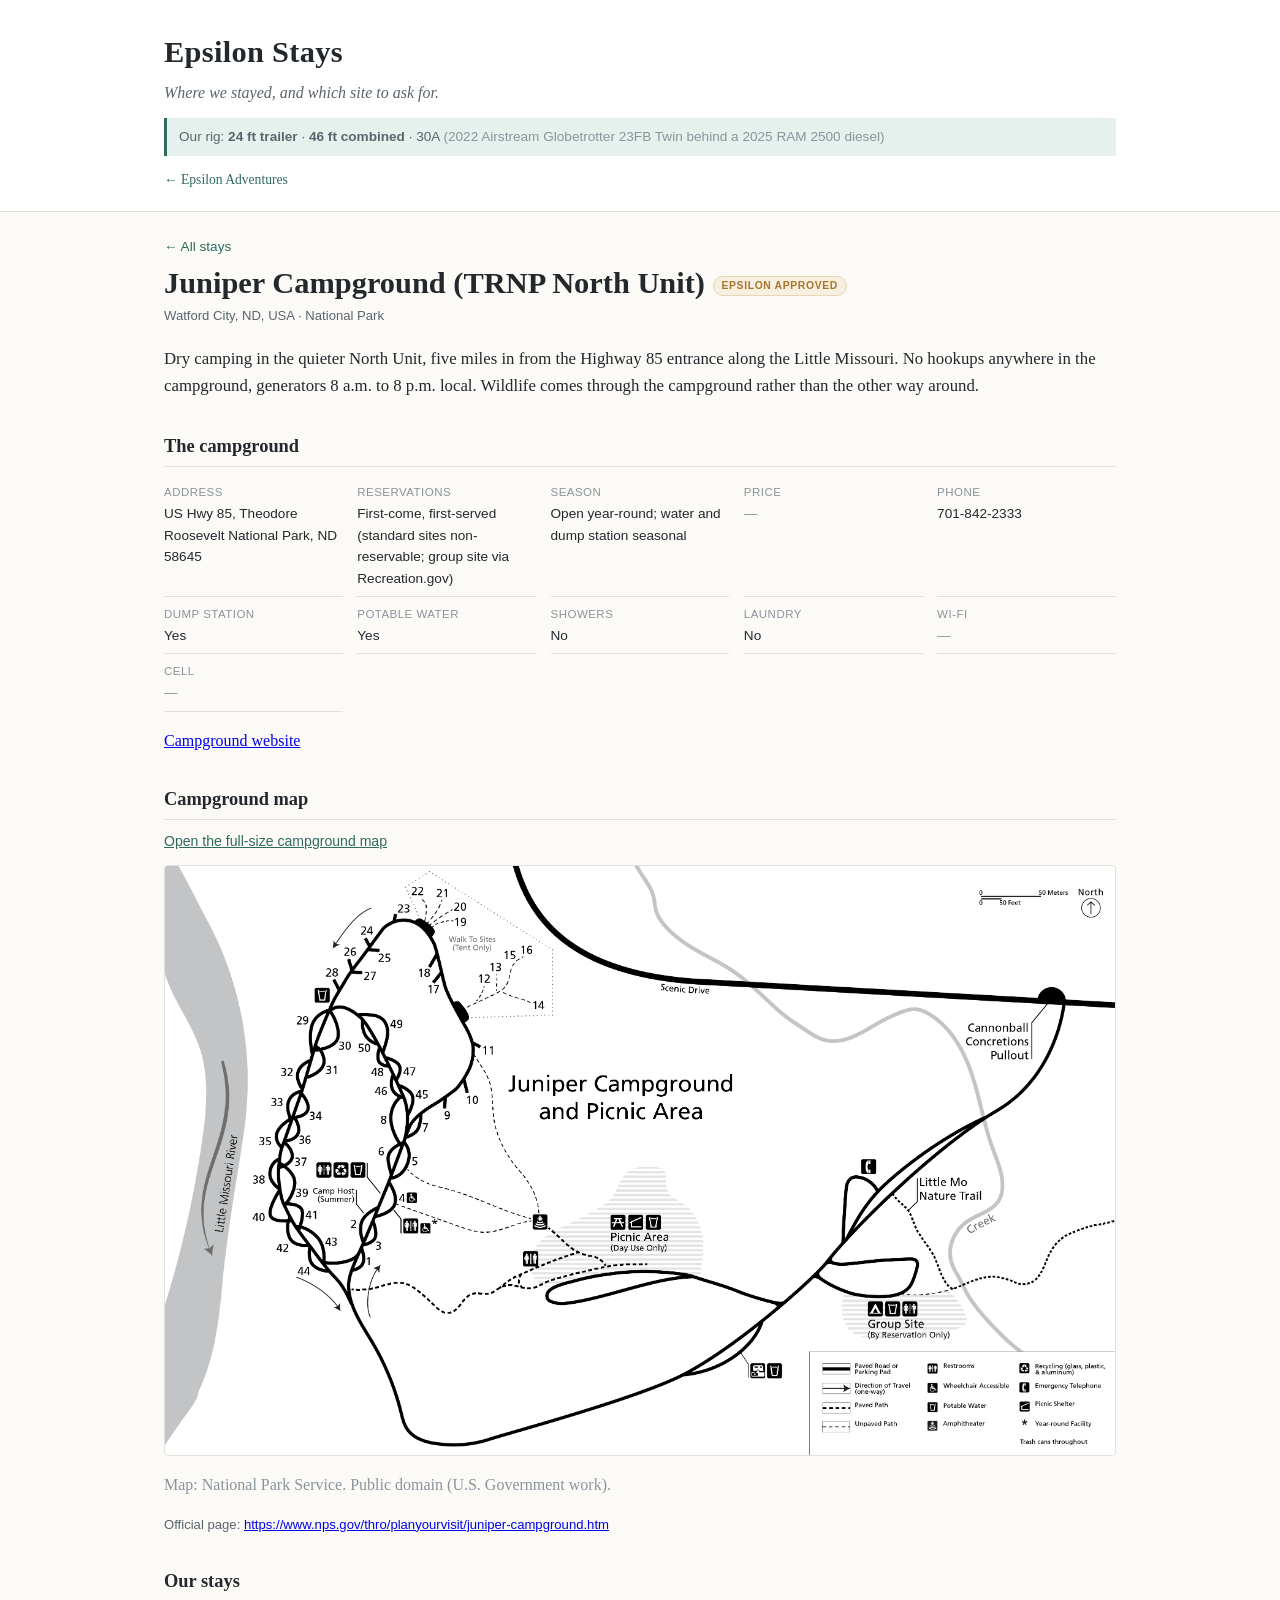
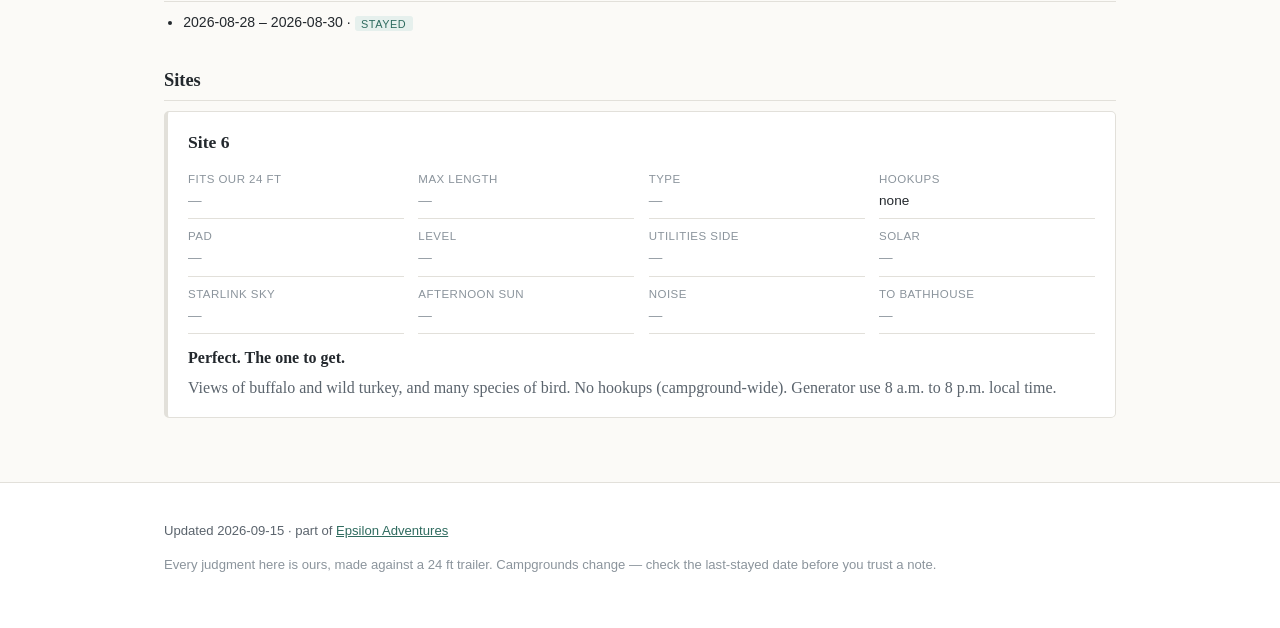
<file: c/juniper-trnp-north/index.html>
<!DOCTYPE html>
<html lang="en">
<head>
<meta charset="utf-8">
<meta name="viewport" content="width=device-width, initial-scale=1">
<title>Juniper Campground (TRNP North Unit) — Epsilon Stays</title>
<link rel="stylesheet" href="../../assets/css/site.css">
</head>
<body>
<header class="masthead">
  <div class="wrap">
    <a class="brand" href="../../index.html">Epsilon Stays</a>
    <p class="tagline">Where we stayed, and which site to ask for.</p>
    <p class="rig">Our rig: <strong>24 ft trailer</strong> &middot;
       <strong>46 ft combined</strong> &middot; 30A
       <span class="rig-detail">(2022 Airstream Globetrotter 23FB Twin behind a 2025 RAM 2500 diesel)</span></p>
    <p class="home-link"><a href="https://adventuresinepsilon.com">&larr; Epsilon Adventures</a></p>
  </div>
</header>

<main class="wrap detail">
  <p class="back"><a href="../../index.html">&larr; All stays</a></p>
  <h1>Juniper Campground (TRNP North Unit) <span class="badge">Epsilon Approved</span></h1>
  <p class="meta">Watford City, ND, USA &middot; National Park</p>

  <section class="overall"><p>Dry camping in the quieter North Unit, five miles in from the Highway 85 entrance along the Little Missouri. No hookups anywhere in the campground, generators 8 a.m. to 8 p.m. local. Wildlife comes through the campground rather than the other way around.</p></section>

  <section>
    <h2>The campground</h2>
    <dl class="sitegrid">
      <div><dt>Address</dt><dd>US Hwy 85, Theodore Roosevelt National Park, ND 58645</dd></div>
      <div><dt>Reservations</dt><dd>First-come, first-served (standard sites non-reservable; group site via Recreation.gov)</dd></div>
      <div><dt>Season</dt><dd>Open year-round; water and dump station seasonal</dd></div>
      <div><dt>Price</dt><dd><span class="unknown">&mdash;</span></dd></div>
      <div><dt>Phone</dt><dd>701-842-2333</dd></div>
      <div><dt>Dump station</dt><dd>Yes</dd></div>
      <div><dt>Potable water</dt><dd>Yes</dd></div>
      <div><dt>Showers</dt><dd>No</dd></div>
      <div><dt>Laundry</dt><dd>No</dd></div>
      <div><dt>Wi-Fi</dt><dd><span class="unknown">&mdash;</span></dd></div>
      <div><dt>Cell</dt><dd><span class="unknown">&mdash;</span></dd></div>
    </dl>
    <p><a href="https://www.nps.gov/thro/planyourvisit/camping.htm">Campground website</a></p>
  </section>

  <section>
    <h2>Campground map</h2>
    <p class="maplink"><a href="../../assets/maps/juniper-trnp-north.png">Open the full-size campground map</a></p>
    <a href="../../assets/maps/juniper-trnp-north.png"><img class="cgmap" src="../../assets/maps/juniper-trnp-north.png" alt="Campground map" loading="lazy"></a>
    <p class="fine">Map: National Park Service. Public domain (U.S. Government work).</p>
    <p class="meta">Official page: <a href="https://www.nps.gov/thro/planyourvisit/juniper-campground.htm">https://www.nps.gov/thro/planyourvisit/juniper-campground.htm</a></p>
  </section>

  <section>
    <h2>Our stays</h2>
    <ul class="stays"><li>2026-08-28 &ndash; 2026-08-30 &middot; <span class="tag">stayed</span></li></ul>
  </section>

  <section>
    <h2>Sites</h2>
    <article class="site fits-unk">
  <h3>Site 6</h3>
  <dl class="sitegrid">
    <div><dt>Fits our 24 ft</dt><dd><span class="unknown">&mdash;</span></dd></div>
    <div><dt>Max length</dt><dd><span class="unknown">&mdash;</span></dd></div>
    <div><dt>Type</dt><dd><span class="unknown">&mdash;</span></dd></div>
    <div><dt>Hookups</dt><dd>none</dd></div>
    <div><dt>Pad</dt><dd><span class="unknown">&mdash;</span></dd></div>
    <div><dt>Level</dt><dd><span class="unknown">&mdash;</span></dd></div>
    <div><dt>Utilities side</dt><dd><span class="unknown">&mdash;</span></dd></div>
    <div><dt>Solar</dt><dd><span class="unknown">&mdash;</span></dd></div>
    <div><dt>Starlink sky</dt><dd><span class="unknown">&mdash;</span></dd></div>
    <div><dt>Afternoon sun</dt><dd><span class="unknown">&mdash;</span></dd></div>
    <div><dt>Noise</dt><dd><span class="unknown">&mdash;</span></dd></div>
    <div><dt>To bathhouse</dt><dd><span class="unknown">&mdash;</span></dd></div>
  </dl>
  <p class="verdict">Perfect. The one to get.</p>
  <p class="notes">Views of buffalo and wild turkey, and many species of bird. No hookups (campground-wide). Generator use 8 a.m. to 8 p.m. local time.</p>
</article>
  </section>
</main>
<footer class="foot">
  <div class="wrap">
    <p>Updated 2026-09-15 &middot; part of
       <a href="https://adventuresinepsilon.com">Epsilon Adventures</a></p>
    <p class="fine">Every judgment here is ours, made against a 24 ft trailer.
       Campgrounds change &mdash; check the last-stayed date before you trust a note.</p>
  </div>
</footer>
</body>
</html>
</file>
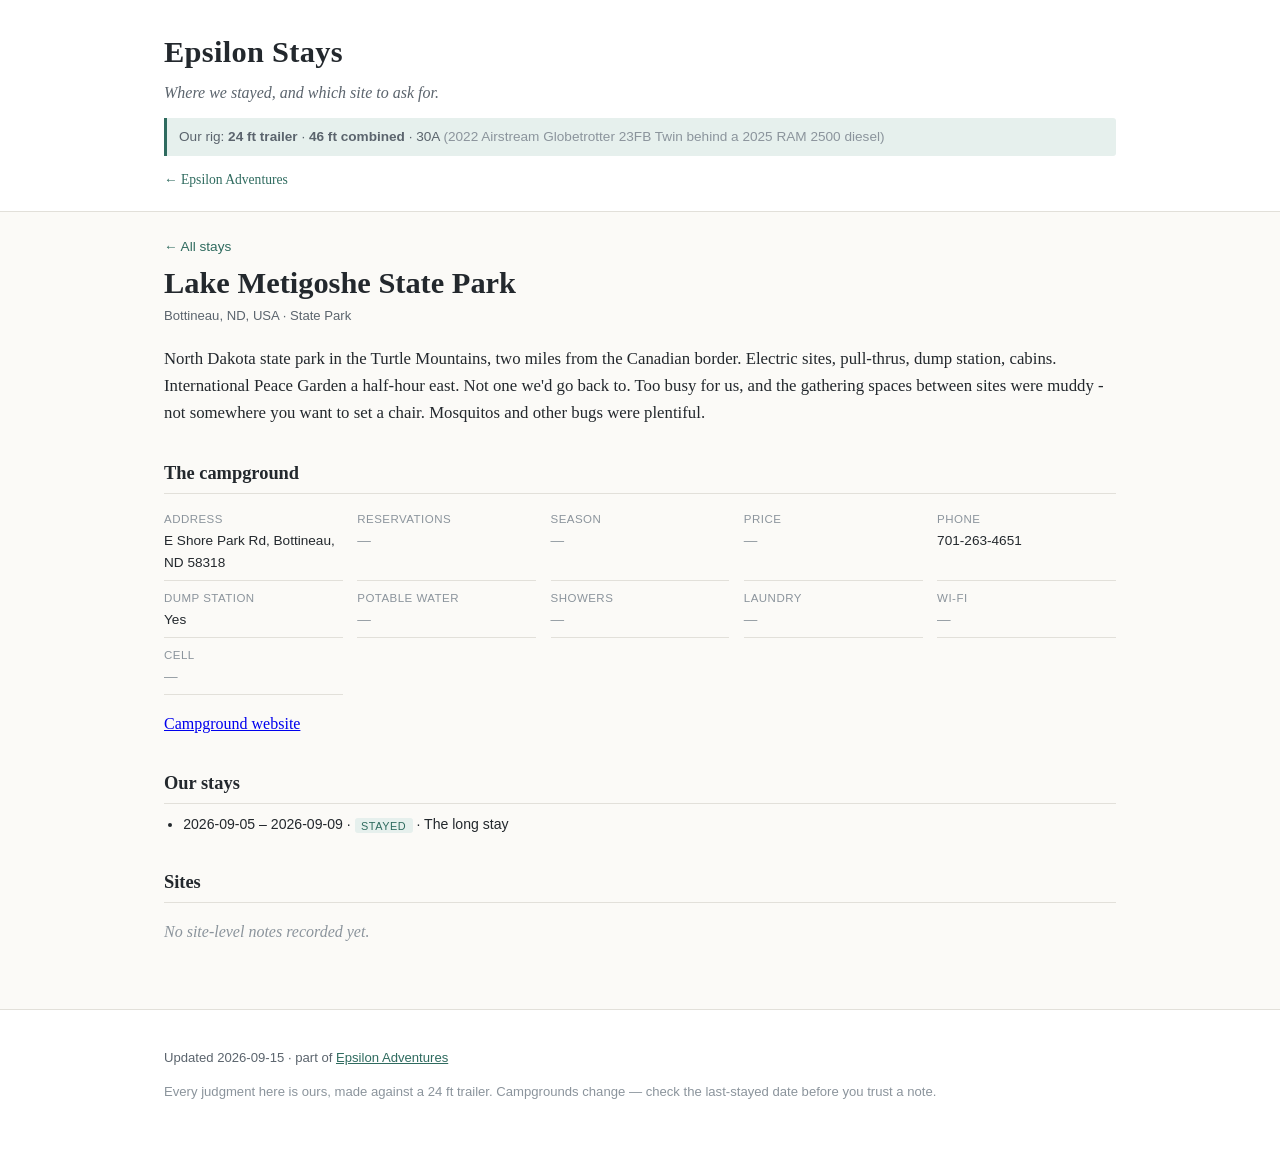
<file: c/lake-metigoshe-sp/index.html>
<!DOCTYPE html>
<html lang="en">
<head>
<meta charset="utf-8">
<meta name="viewport" content="width=device-width, initial-scale=1">
<title>Lake Metigoshe State Park — Epsilon Stays</title>
<link rel="stylesheet" href="../../assets/css/site.css">
</head>
<body>
<header class="masthead">
  <div class="wrap">
    <a class="brand" href="../../index.html">Epsilon Stays</a>
    <p class="tagline">Where we stayed, and which site to ask for.</p>
    <p class="rig">Our rig: <strong>24 ft trailer</strong> &middot;
       <strong>46 ft combined</strong> &middot; 30A
       <span class="rig-detail">(2022 Airstream Globetrotter 23FB Twin behind a 2025 RAM 2500 diesel)</span></p>
    <p class="home-link"><a href="https://adventuresinepsilon.com">&larr; Epsilon Adventures</a></p>
  </div>
</header>

<main class="wrap detail">
  <p class="back"><a href="../../index.html">&larr; All stays</a></p>
  <h1>Lake Metigoshe State Park </h1>
  <p class="meta">Bottineau, ND, USA &middot; State Park</p>

  <section class="overall"><p>North Dakota state park in the Turtle Mountains, two miles from the Canadian border. Electric sites, pull-thrus, dump station, cabins. International Peace Garden a half-hour east. Not one we&#x27;d go back to. Too busy for us, and the gathering spaces between sites were muddy - not somewhere you want to set a chair. Mosquitos and other bugs were plentiful.</p></section>

  <section>
    <h2>The campground</h2>
    <dl class="sitegrid">
      <div><dt>Address</dt><dd>E Shore Park Rd, Bottineau, ND 58318</dd></div>
      <div><dt>Reservations</dt><dd><span class="unknown">&mdash;</span></dd></div>
      <div><dt>Season</dt><dd><span class="unknown">&mdash;</span></dd></div>
      <div><dt>Price</dt><dd><span class="unknown">&mdash;</span></dd></div>
      <div><dt>Phone</dt><dd>701-263-4651</dd></div>
      <div><dt>Dump station</dt><dd>Yes</dd></div>
      <div><dt>Potable water</dt><dd><span class="unknown">&mdash;</span></dd></div>
      <div><dt>Showers</dt><dd><span class="unknown">&mdash;</span></dd></div>
      <div><dt>Laundry</dt><dd><span class="unknown">&mdash;</span></dd></div>
      <div><dt>Wi-Fi</dt><dd><span class="unknown">&mdash;</span></dd></div>
      <div><dt>Cell</dt><dd><span class="unknown">&mdash;</span></dd></div>
    </dl>
    <p><a href="https://www.parkrec.nd.gov/parks/lmsp/lmsp.html">Campground website</a></p>
  </section>

  

  <section>
    <h2>Our stays</h2>
    <ul class="stays"><li>2026-09-05 &ndash; 2026-09-09 &middot; <span class="tag">stayed</span> &middot; The long stay</li></ul>
  </section>

  <section>
    <h2>Sites</h2>
    <p class="empty">No site-level notes recorded yet.</p>
  </section>
</main>
<footer class="foot">
  <div class="wrap">
    <p>Updated 2026-09-15 &middot; part of
       <a href="https://adventuresinepsilon.com">Epsilon Adventures</a></p>
    <p class="fine">Every judgment here is ours, made against a 24 ft trailer.
       Campgrounds change &mdash; check the last-stayed date before you trust a note.</p>
  </div>
</footer>
</body>
</html>
</file>
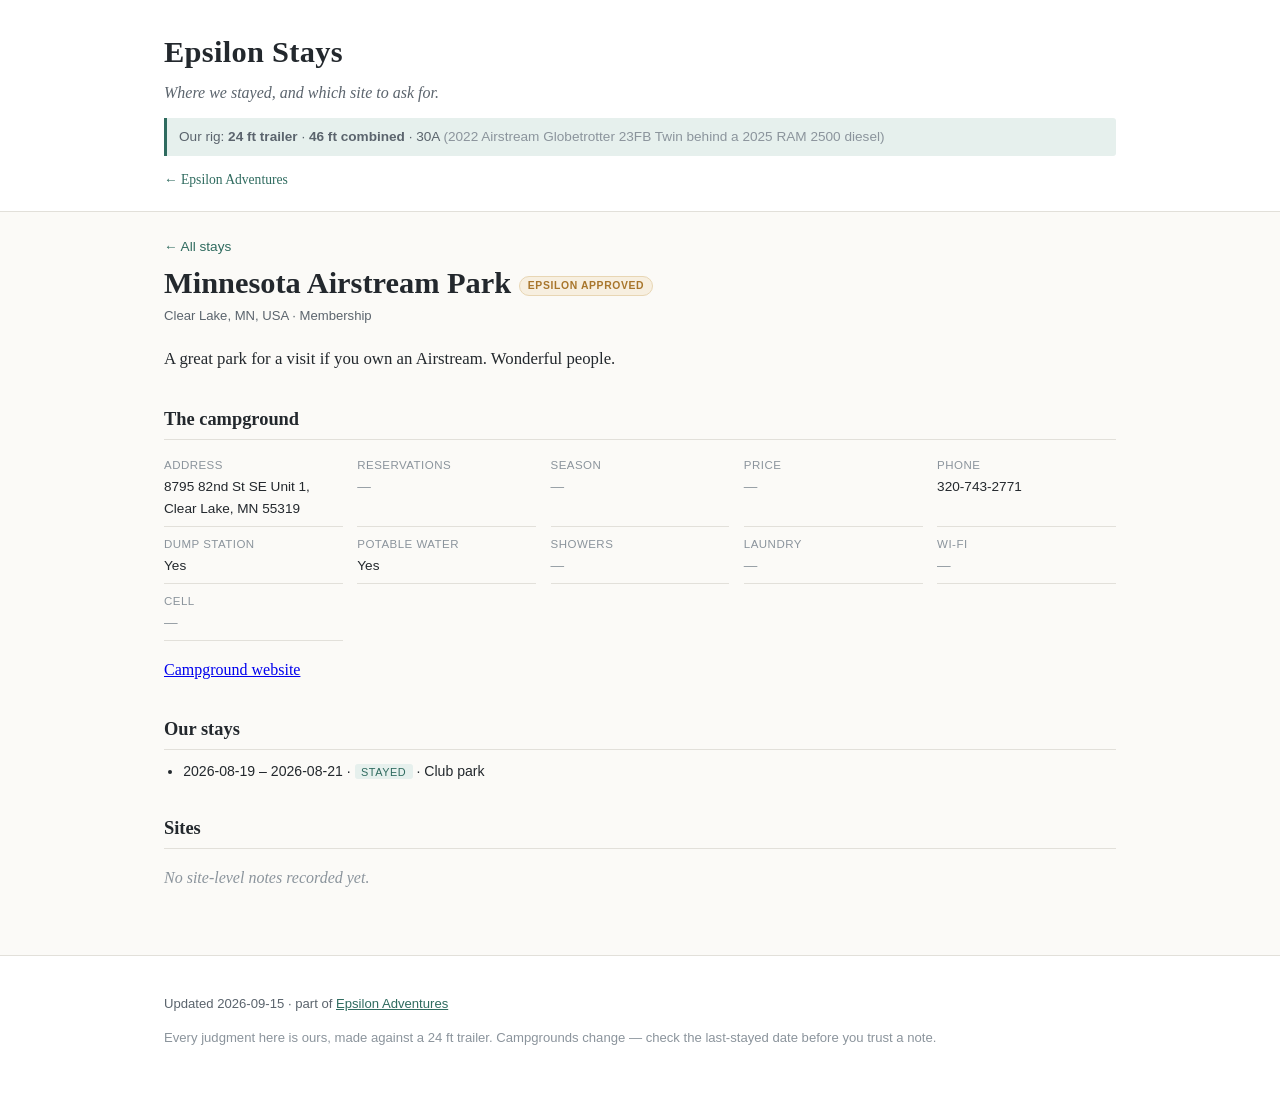
<file: c/mn-airstream-park-clear-lake/index.html>
<!DOCTYPE html>
<html lang="en">
<head>
<meta charset="utf-8">
<meta name="viewport" content="width=device-width, initial-scale=1">
<title>Minnesota Airstream Park — Epsilon Stays</title>
<link rel="stylesheet" href="../../assets/css/site.css">
</head>
<body>
<header class="masthead">
  <div class="wrap">
    <a class="brand" href="../../index.html">Epsilon Stays</a>
    <p class="tagline">Where we stayed, and which site to ask for.</p>
    <p class="rig">Our rig: <strong>24 ft trailer</strong> &middot;
       <strong>46 ft combined</strong> &middot; 30A
       <span class="rig-detail">(2022 Airstream Globetrotter 23FB Twin behind a 2025 RAM 2500 diesel)</span></p>
    <p class="home-link"><a href="https://adventuresinepsilon.com">&larr; Epsilon Adventures</a></p>
  </div>
</header>

<main class="wrap detail">
  <p class="back"><a href="../../index.html">&larr; All stays</a></p>
  <h1>Minnesota Airstream Park <span class="badge">Epsilon Approved</span></h1>
  <p class="meta">Clear Lake, MN, USA &middot; Membership</p>

  <section class="overall"><p>A great park for a visit if you own an Airstream. Wonderful people.</p></section>

  <section>
    <h2>The campground</h2>
    <dl class="sitegrid">
      <div><dt>Address</dt><dd>8795 82nd St SE Unit 1, Clear Lake, MN 55319</dd></div>
      <div><dt>Reservations</dt><dd><span class="unknown">&mdash;</span></dd></div>
      <div><dt>Season</dt><dd><span class="unknown">&mdash;</span></dd></div>
      <div><dt>Price</dt><dd><span class="unknown">&mdash;</span></dd></div>
      <div><dt>Phone</dt><dd>320-743-2771</dd></div>
      <div><dt>Dump station</dt><dd>Yes</dd></div>
      <div><dt>Potable water</dt><dd>Yes</dd></div>
      <div><dt>Showers</dt><dd><span class="unknown">&mdash;</span></dd></div>
      <div><dt>Laundry</dt><dd><span class="unknown">&mdash;</span></dd></div>
      <div><dt>Wi-Fi</dt><dd><span class="unknown">&mdash;</span></dd></div>
      <div><dt>Cell</dt><dd><span class="unknown">&mdash;</span></dd></div>
    </dl>
    <p><a href="https://www.airstreampark.com/">Campground website</a></p>
  </section>

  

  <section>
    <h2>Our stays</h2>
    <ul class="stays"><li>2026-08-19 &ndash; 2026-08-21 &middot; <span class="tag">stayed</span> &middot; Club park</li></ul>
  </section>

  <section>
    <h2>Sites</h2>
    <p class="empty">No site-level notes recorded yet.</p>
  </section>
</main>
<footer class="foot">
  <div class="wrap">
    <p>Updated 2026-09-15 &middot; part of
       <a href="https://adventuresinepsilon.com">Epsilon Adventures</a></p>
    <p class="fine">Every judgment here is ours, made against a 24 ft trailer.
       Campgrounds change &mdash; check the last-stayed date before you trust a note.</p>
  </div>
</footer>
</body>
</html>
</file>
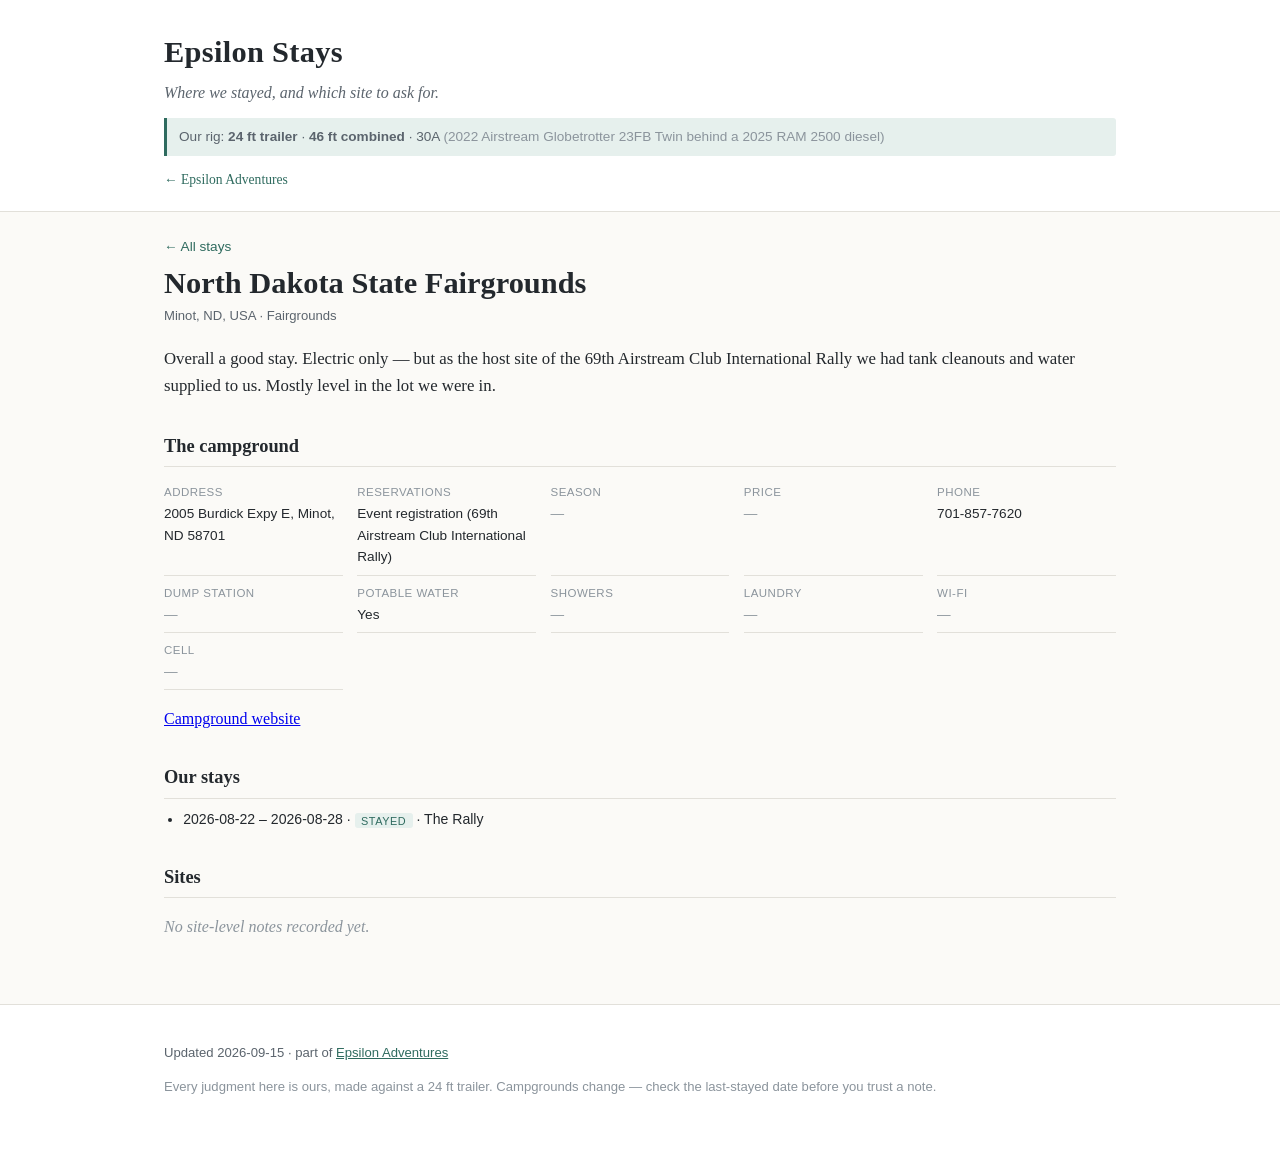
<file: c/nd-state-fairgrounds-minot/index.html>
<!DOCTYPE html>
<html lang="en">
<head>
<meta charset="utf-8">
<meta name="viewport" content="width=device-width, initial-scale=1">
<title>North Dakota State Fairgrounds — Epsilon Stays</title>
<link rel="stylesheet" href="../../assets/css/site.css">
</head>
<body>
<header class="masthead">
  <div class="wrap">
    <a class="brand" href="../../index.html">Epsilon Stays</a>
    <p class="tagline">Where we stayed, and which site to ask for.</p>
    <p class="rig">Our rig: <strong>24 ft trailer</strong> &middot;
       <strong>46 ft combined</strong> &middot; 30A
       <span class="rig-detail">(2022 Airstream Globetrotter 23FB Twin behind a 2025 RAM 2500 diesel)</span></p>
    <p class="home-link"><a href="https://adventuresinepsilon.com">&larr; Epsilon Adventures</a></p>
  </div>
</header>

<main class="wrap detail">
  <p class="back"><a href="../../index.html">&larr; All stays</a></p>
  <h1>North Dakota State Fairgrounds </h1>
  <p class="meta">Minot, ND, USA &middot; Fairgrounds</p>

  <section class="overall"><p>Overall a good stay. Electric only — but as the host site of the 69th Airstream Club International Rally we had tank cleanouts and water supplied to us. Mostly level in the lot we were in.</p></section>

  <section>
    <h2>The campground</h2>
    <dl class="sitegrid">
      <div><dt>Address</dt><dd>2005 Burdick Expy E, Minot, ND 58701</dd></div>
      <div><dt>Reservations</dt><dd>Event registration (69th Airstream Club International Rally)</dd></div>
      <div><dt>Season</dt><dd><span class="unknown">&mdash;</span></dd></div>
      <div><dt>Price</dt><dd><span class="unknown">&mdash;</span></dd></div>
      <div><dt>Phone</dt><dd>701-857-7620</dd></div>
      <div><dt>Dump station</dt><dd><span class="unknown">&mdash;</span></dd></div>
      <div><dt>Potable water</dt><dd>Yes</dd></div>
      <div><dt>Showers</dt><dd><span class="unknown">&mdash;</span></dd></div>
      <div><dt>Laundry</dt><dd><span class="unknown">&mdash;</span></dd></div>
      <div><dt>Wi-Fi</dt><dd><span class="unknown">&mdash;</span></dd></div>
      <div><dt>Cell</dt><dd><span class="unknown">&mdash;</span></dd></div>
    </dl>
    <p><a href="http://www.ndstatefair.com/lodging/">Campground website</a></p>
  </section>

  

  <section>
    <h2>Our stays</h2>
    <ul class="stays"><li>2026-08-22 &ndash; 2026-08-28 &middot; <span class="tag">stayed</span> &middot; The Rally</li></ul>
  </section>

  <section>
    <h2>Sites</h2>
    <p class="empty">No site-level notes recorded yet.</p>
  </section>
</main>
<footer class="foot">
  <div class="wrap">
    <p>Updated 2026-09-15 &middot; part of
       <a href="https://adventuresinepsilon.com">Epsilon Adventures</a></p>
    <p class="fine">Every judgment here is ours, made against a 24 ft trailer.
       Campgrounds change &mdash; check the last-stayed date before you trust a note.</p>
  </div>
</footer>
</body>
</html>
</file>
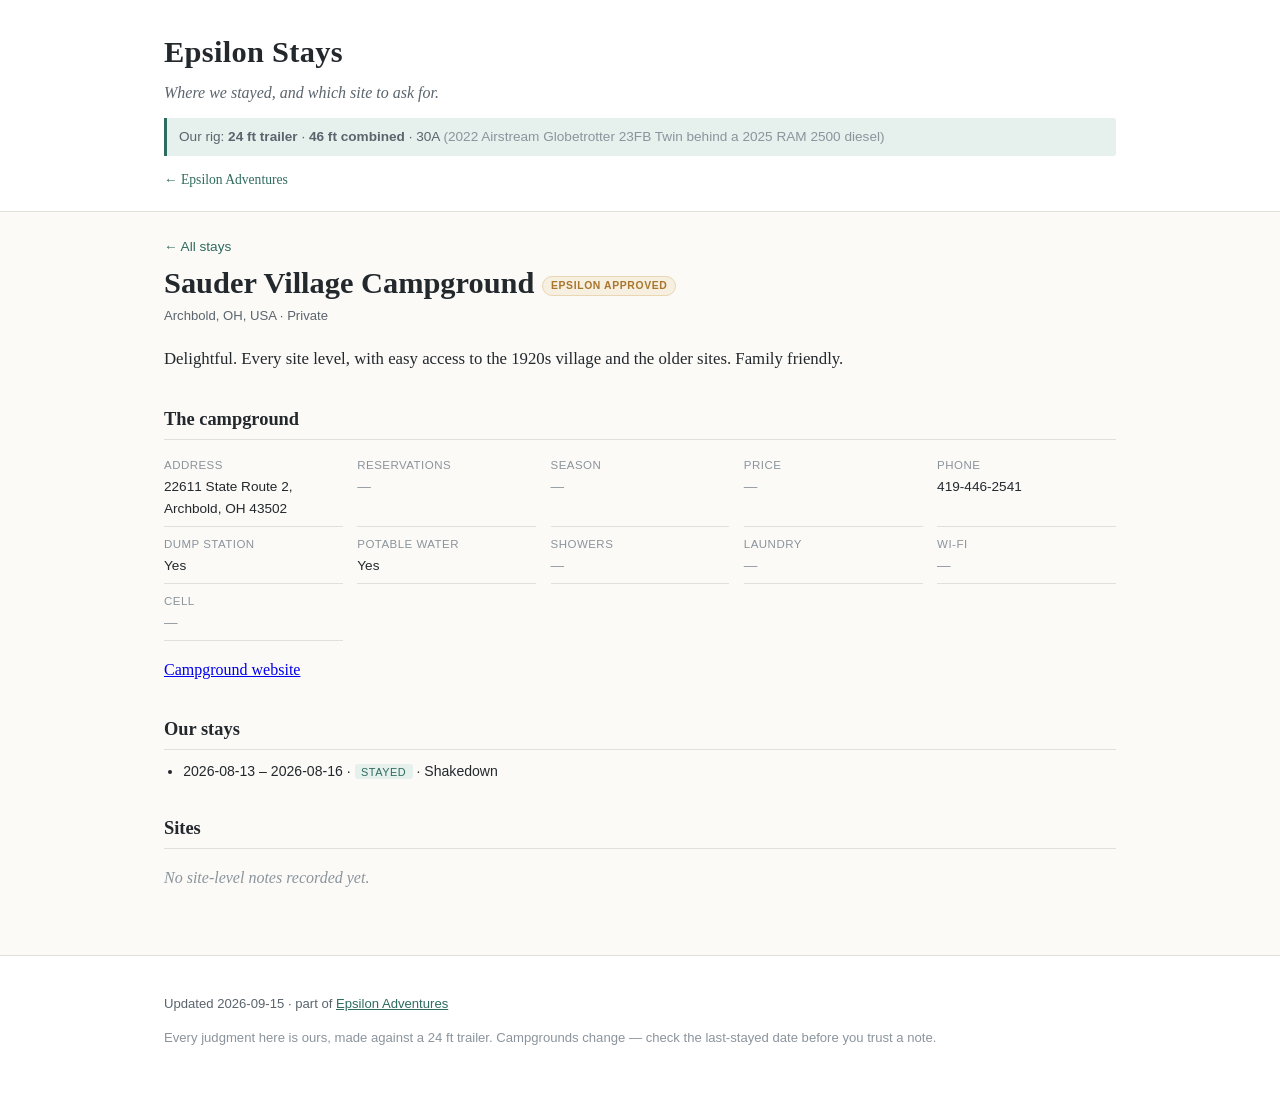
<file: c/sauder-village-archbold/index.html>
<!DOCTYPE html>
<html lang="en">
<head>
<meta charset="utf-8">
<meta name="viewport" content="width=device-width, initial-scale=1">
<title>Sauder Village Campground — Epsilon Stays</title>
<link rel="stylesheet" href="../../assets/css/site.css">
</head>
<body>
<header class="masthead">
  <div class="wrap">
    <a class="brand" href="../../index.html">Epsilon Stays</a>
    <p class="tagline">Where we stayed, and which site to ask for.</p>
    <p class="rig">Our rig: <strong>24 ft trailer</strong> &middot;
       <strong>46 ft combined</strong> &middot; 30A
       <span class="rig-detail">(2022 Airstream Globetrotter 23FB Twin behind a 2025 RAM 2500 diesel)</span></p>
    <p class="home-link"><a href="https://adventuresinepsilon.com">&larr; Epsilon Adventures</a></p>
  </div>
</header>

<main class="wrap detail">
  <p class="back"><a href="../../index.html">&larr; All stays</a></p>
  <h1>Sauder Village Campground <span class="badge">Epsilon Approved</span></h1>
  <p class="meta">Archbold, OH, USA &middot; Private</p>

  <section class="overall"><p>Delightful. Every site level, with easy access to the 1920s village and the older sites. Family friendly.</p></section>

  <section>
    <h2>The campground</h2>
    <dl class="sitegrid">
      <div><dt>Address</dt><dd>22611 State Route 2, Archbold, OH 43502</dd></div>
      <div><dt>Reservations</dt><dd><span class="unknown">&mdash;</span></dd></div>
      <div><dt>Season</dt><dd><span class="unknown">&mdash;</span></dd></div>
      <div><dt>Price</dt><dd><span class="unknown">&mdash;</span></dd></div>
      <div><dt>Phone</dt><dd>419-446-2541</dd></div>
      <div><dt>Dump station</dt><dd>Yes</dd></div>
      <div><dt>Potable water</dt><dd>Yes</dd></div>
      <div><dt>Showers</dt><dd><span class="unknown">&mdash;</span></dd></div>
      <div><dt>Laundry</dt><dd><span class="unknown">&mdash;</span></dd></div>
      <div><dt>Wi-Fi</dt><dd><span class="unknown">&mdash;</span></dd></div>
      <div><dt>Cell</dt><dd><span class="unknown">&mdash;</span></dd></div>
    </dl>
    <p><a href="https://saudervillage.org/stay/sauder-village-campground/camper-rv-sites">Campground website</a></p>
  </section>

  

  <section>
    <h2>Our stays</h2>
    <ul class="stays"><li>2026-08-13 &ndash; 2026-08-16 &middot; <span class="tag">stayed</span> &middot; Shakedown</li></ul>
  </section>

  <section>
    <h2>Sites</h2>
    <p class="empty">No site-level notes recorded yet.</p>
  </section>
</main>
<footer class="foot">
  <div class="wrap">
    <p>Updated 2026-09-15 &middot; part of
       <a href="https://adventuresinepsilon.com">Epsilon Adventures</a></p>
    <p class="fine">Every judgment here is ours, made against a 24 ft trailer.
       Campgrounds change &mdash; check the last-stayed date before you trust a note.</p>
  </div>
</footer>
</body>
</html>
</file>
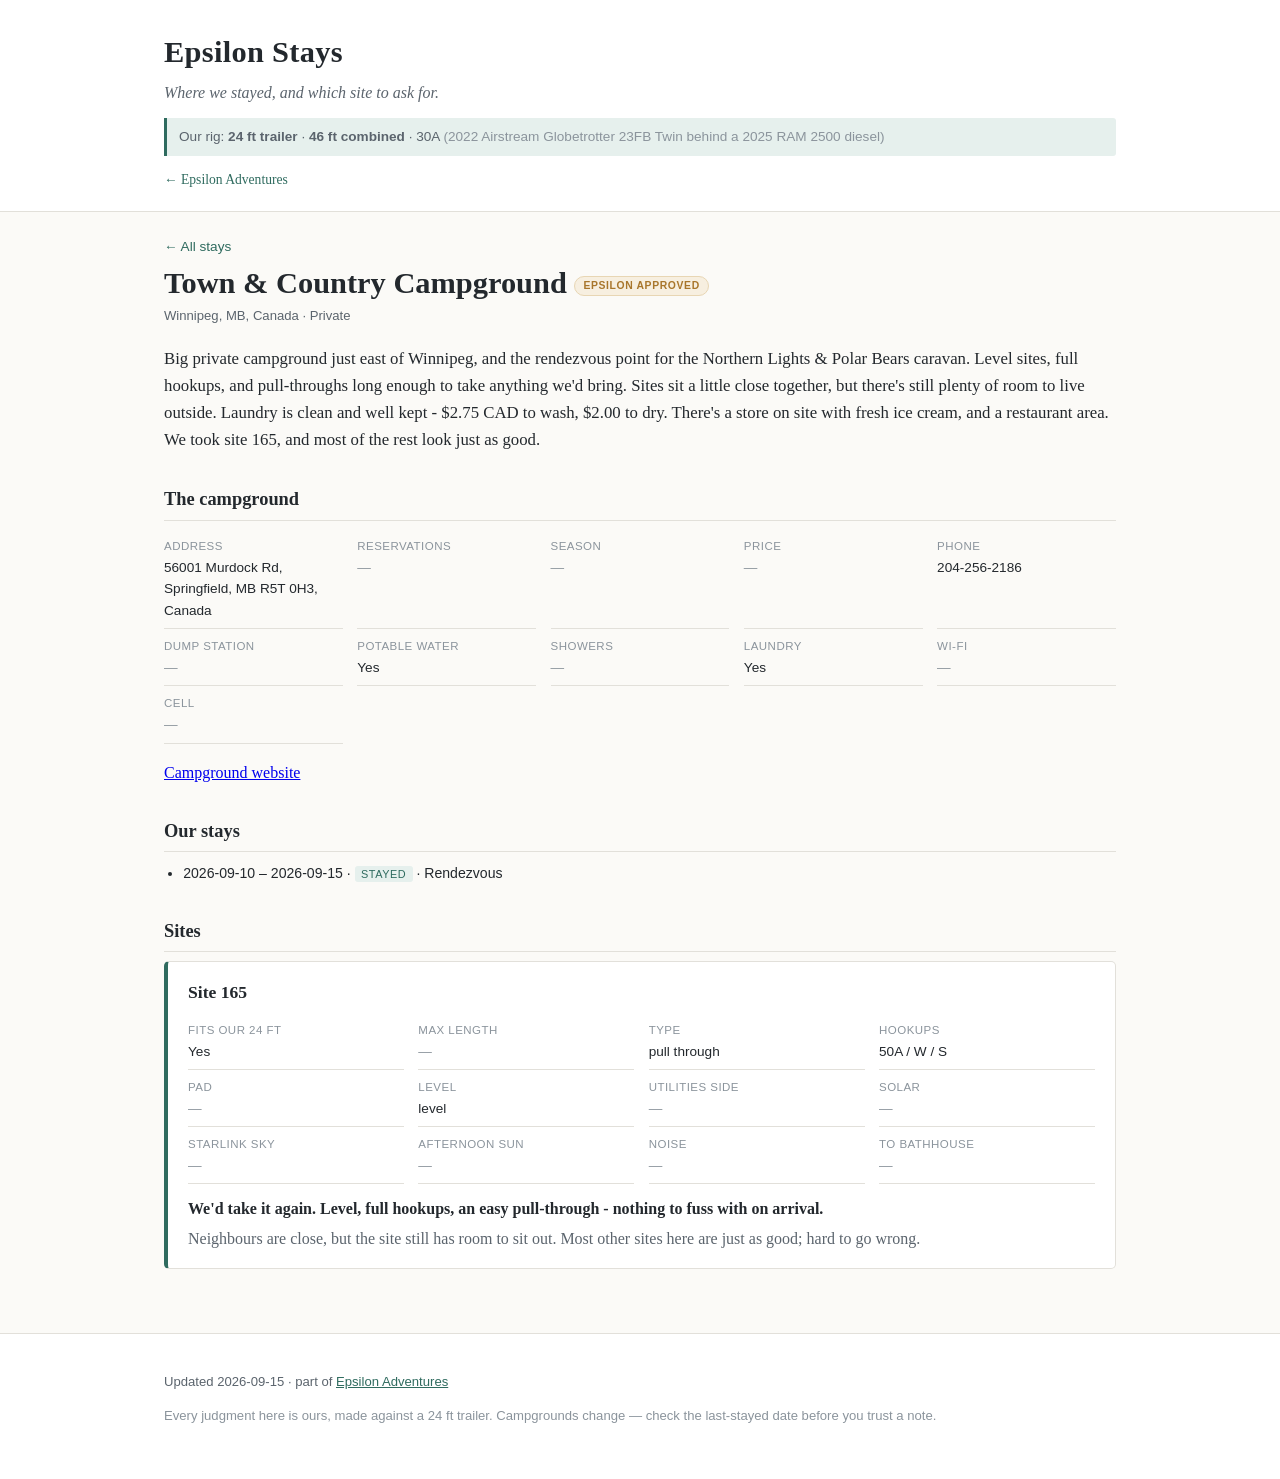
<file: c/town-and-country-winnipeg/index.html>
<!DOCTYPE html>
<html lang="en">
<head>
<meta charset="utf-8">
<meta name="viewport" content="width=device-width, initial-scale=1">
<title>Town &amp; Country Campground — Epsilon Stays</title>
<link rel="stylesheet" href="../../assets/css/site.css">
</head>
<body>
<header class="masthead">
  <div class="wrap">
    <a class="brand" href="../../index.html">Epsilon Stays</a>
    <p class="tagline">Where we stayed, and which site to ask for.</p>
    <p class="rig">Our rig: <strong>24 ft trailer</strong> &middot;
       <strong>46 ft combined</strong> &middot; 30A
       <span class="rig-detail">(2022 Airstream Globetrotter 23FB Twin behind a 2025 RAM 2500 diesel)</span></p>
    <p class="home-link"><a href="https://adventuresinepsilon.com">&larr; Epsilon Adventures</a></p>
  </div>
</header>

<main class="wrap detail">
  <p class="back"><a href="../../index.html">&larr; All stays</a></p>
  <h1>Town &amp; Country Campground <span class="badge">Epsilon Approved</span></h1>
  <p class="meta">Winnipeg, MB, Canada &middot; Private</p>

  <section class="overall"><p>Big private campground just east of Winnipeg, and the rendezvous point for the Northern Lights &amp; Polar Bears caravan. Level sites, full hookups, and pull-throughs long enough to take anything we&#x27;d bring. Sites sit a little close together, but there&#x27;s still plenty of room to live outside. Laundry is clean and well kept - $2.75 CAD to wash, $2.00 to dry. There&#x27;s a store on site with fresh ice cream, and a restaurant area. We took site 165, and most of the rest look just as good.</p></section>

  <section>
    <h2>The campground</h2>
    <dl class="sitegrid">
      <div><dt>Address</dt><dd>56001 Murdock Rd, Springfield, MB R5T 0H3, Canada</dd></div>
      <div><dt>Reservations</dt><dd><span class="unknown">&mdash;</span></dd></div>
      <div><dt>Season</dt><dd><span class="unknown">&mdash;</span></dd></div>
      <div><dt>Price</dt><dd><span class="unknown">&mdash;</span></dd></div>
      <div><dt>Phone</dt><dd>204-256-2186</dd></div>
      <div><dt>Dump station</dt><dd><span class="unknown">&mdash;</span></dd></div>
      <div><dt>Potable water</dt><dd>Yes</dd></div>
      <div><dt>Showers</dt><dd><span class="unknown">&mdash;</span></dd></div>
      <div><dt>Laundry</dt><dd>Yes</dd></div>
      <div><dt>Wi-Fi</dt><dd><span class="unknown">&mdash;</span></dd></div>
      <div><dt>Cell</dt><dd><span class="unknown">&mdash;</span></dd></div>
    </dl>
    <p><a href="https://www.townandcountrycamping.com/">Campground website</a></p>
  </section>

  

  <section>
    <h2>Our stays</h2>
    <ul class="stays"><li>2026-09-10 &ndash; 2026-09-15 &middot; <span class="tag">stayed</span> &middot; Rendezvous</li></ul>
  </section>

  <section>
    <h2>Sites</h2>
    <article class="site fits-yes">
  <h3>Site 165</h3>
  <dl class="sitegrid">
    <div><dt>Fits our 24 ft</dt><dd>Yes</dd></div>
    <div><dt>Max length</dt><dd><span class="unknown">&mdash;</span></dd></div>
    <div><dt>Type</dt><dd>pull through</dd></div>
    <div><dt>Hookups</dt><dd>50A / W / S</dd></div>
    <div><dt>Pad</dt><dd><span class="unknown">&mdash;</span></dd></div>
    <div><dt>Level</dt><dd>level</dd></div>
    <div><dt>Utilities side</dt><dd><span class="unknown">&mdash;</span></dd></div>
    <div><dt>Solar</dt><dd><span class="unknown">&mdash;</span></dd></div>
    <div><dt>Starlink sky</dt><dd><span class="unknown">&mdash;</span></dd></div>
    <div><dt>Afternoon sun</dt><dd><span class="unknown">&mdash;</span></dd></div>
    <div><dt>Noise</dt><dd><span class="unknown">&mdash;</span></dd></div>
    <div><dt>To bathhouse</dt><dd><span class="unknown">&mdash;</span></dd></div>
  </dl>
  <p class="verdict">We&#x27;d take it again. Level, full hookups, an easy pull-through - nothing to fuss with on arrival.</p>
  <p class="notes">Neighbours are close, but the site still has room to sit out. Most other sites here are just as good; hard to go wrong.</p>
</article>
  </section>
</main>
<footer class="foot">
  <div class="wrap">
    <p>Updated 2026-09-15 &middot; part of
       <a href="https://adventuresinepsilon.com">Epsilon Adventures</a></p>
    <p class="fine">Every judgment here is ours, made against a 24 ft trailer.
       Campgrounds change &mdash; check the last-stayed date before you trust a note.</p>
  </div>
</footer>
</body>
</html>
</file>
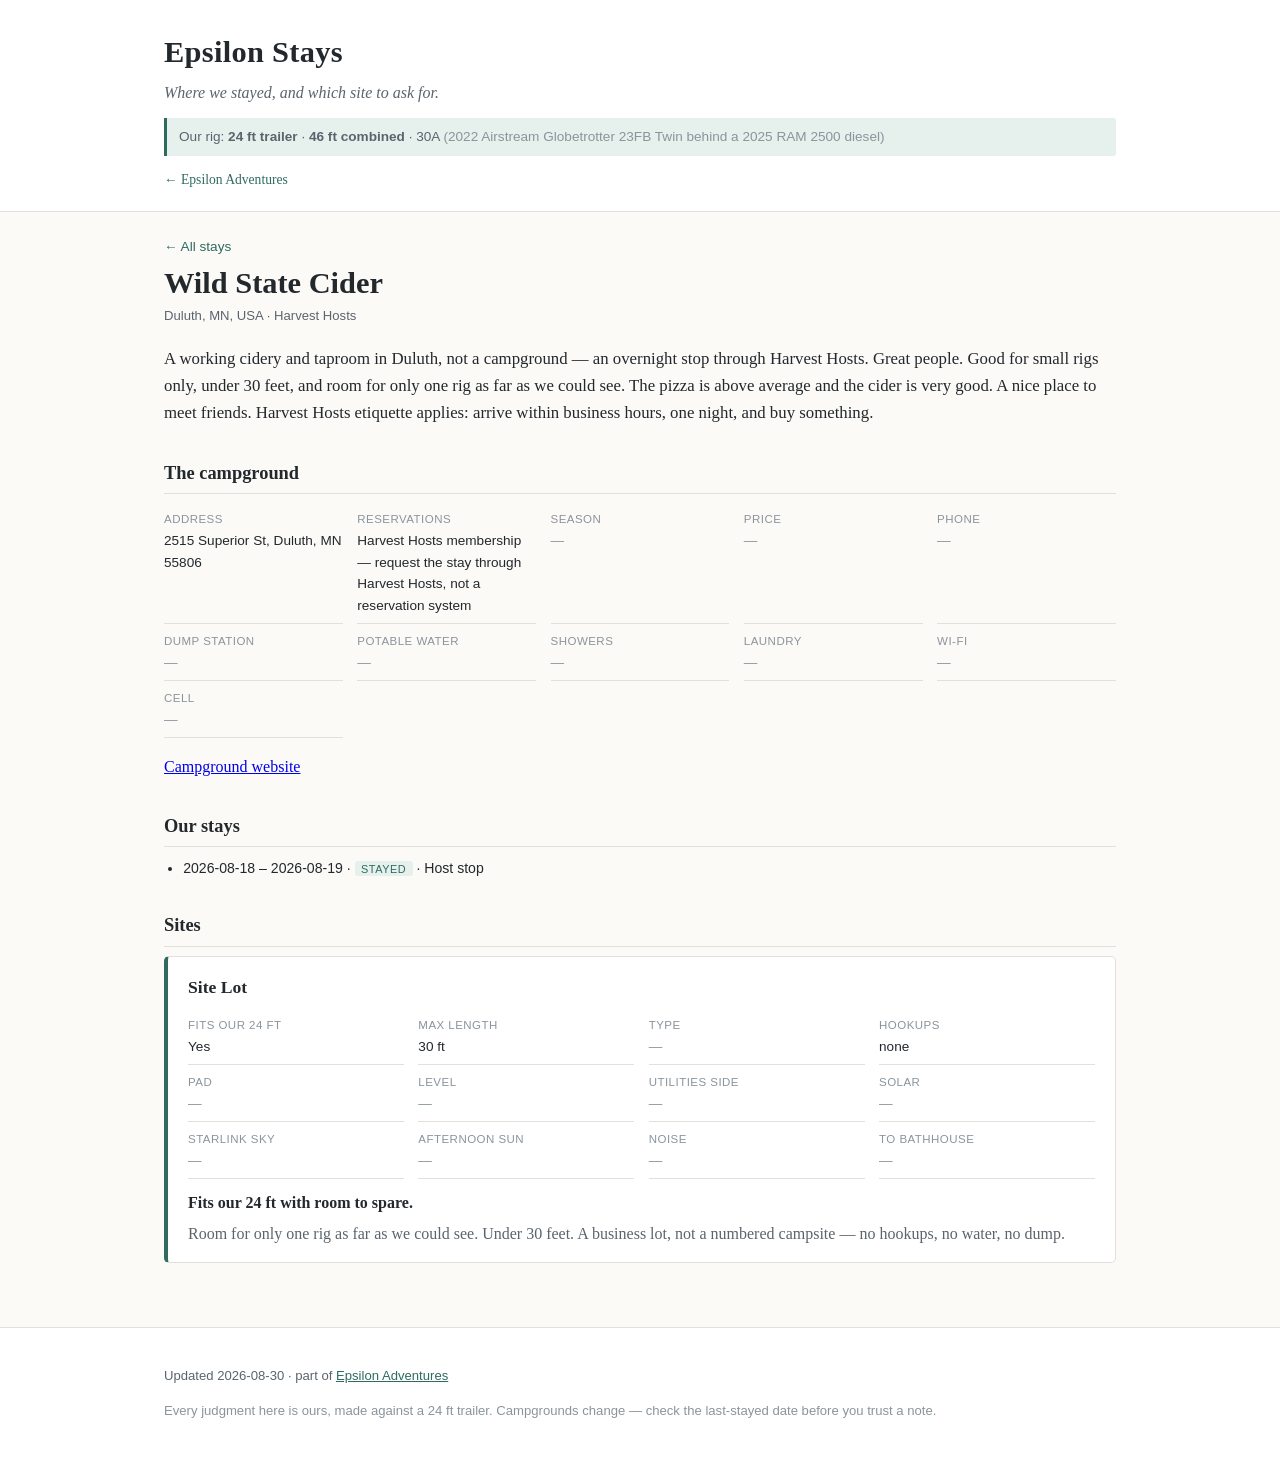
<file: c/wild-state-cider-duluth/index.html>
<!DOCTYPE html>
<html lang="en">
<head>
<meta charset="utf-8">
<meta name="viewport" content="width=device-width, initial-scale=1">
<title>Wild State Cider — Epsilon Stays</title>
<link rel="stylesheet" href="../../assets/css/site.css">
</head>
<body>
<header class="masthead">
  <div class="wrap">
    <a class="brand" href="../../index.html">Epsilon Stays</a>
    <p class="tagline">Where we stayed, and which site to ask for.</p>
    <p class="rig">Our rig: <strong>24 ft trailer</strong> &middot;
       <strong>46 ft combined</strong> &middot; 30A
       <span class="rig-detail">(2022 Airstream Globetrotter 23FB Twin behind a 2025 RAM 2500 diesel)</span></p>
    <p class="home-link"><a href="https://adventuresinepsilon.com">&larr; Epsilon Adventures</a></p>
  </div>
</header>

<main class="wrap detail">
  <p class="back"><a href="../../index.html">&larr; All stays</a></p>
  <h1>Wild State Cider </h1>
  <p class="meta">Duluth, MN, USA &middot; Harvest Hosts</p>

  <section class="overall"><p>A working cidery and taproom in Duluth, not a campground — an overnight stop through Harvest Hosts. Great people. Good for small rigs only, under 30 feet, and room for only one rig as far as we could see. The pizza is above average and the cider is very good. A nice place to meet friends. Harvest Hosts etiquette applies: arrive within business hours, one night, and buy something.</p></section>

  <section>
    <h2>The campground</h2>
    <dl class="sitegrid">
      <div><dt>Address</dt><dd>2515 Superior St, Duluth, MN 55806</dd></div>
      <div><dt>Reservations</dt><dd>Harvest Hosts membership — request the stay through Harvest Hosts, not a reservation system</dd></div>
      <div><dt>Season</dt><dd><span class="unknown">&mdash;</span></dd></div>
      <div><dt>Price</dt><dd><span class="unknown">&mdash;</span></dd></div>
      <div><dt>Phone</dt><dd><span class="unknown">&mdash;</span></dd></div>
      <div><dt>Dump station</dt><dd><span class="unknown">&mdash;</span></dd></div>
      <div><dt>Potable water</dt><dd><span class="unknown">&mdash;</span></dd></div>
      <div><dt>Showers</dt><dd><span class="unknown">&mdash;</span></dd></div>
      <div><dt>Laundry</dt><dd><span class="unknown">&mdash;</span></dd></div>
      <div><dt>Wi-Fi</dt><dd><span class="unknown">&mdash;</span></dd></div>
      <div><dt>Cell</dt><dd><span class="unknown">&mdash;</span></dd></div>
    </dl>
    <p><a href="https://wildstatecider.com/">Campground website</a></p>
  </section>

  

  <section>
    <h2>Our stays</h2>
    <ul class="stays"><li>2026-08-18 &ndash; 2026-08-19 &middot; <span class="tag">stayed</span> &middot; Host stop</li></ul>
  </section>

  <section>
    <h2>Sites</h2>
    <article class="site fits-yes">
  <h3>Site Lot</h3>
  <dl class="sitegrid">
    <div><dt>Fits our 24 ft</dt><dd>Yes</dd></div>
    <div><dt>Max length</dt><dd>30 ft</dd></div>
    <div><dt>Type</dt><dd><span class="unknown">&mdash;</span></dd></div>
    <div><dt>Hookups</dt><dd>none</dd></div>
    <div><dt>Pad</dt><dd><span class="unknown">&mdash;</span></dd></div>
    <div><dt>Level</dt><dd><span class="unknown">&mdash;</span></dd></div>
    <div><dt>Utilities side</dt><dd><span class="unknown">&mdash;</span></dd></div>
    <div><dt>Solar</dt><dd><span class="unknown">&mdash;</span></dd></div>
    <div><dt>Starlink sky</dt><dd><span class="unknown">&mdash;</span></dd></div>
    <div><dt>Afternoon sun</dt><dd><span class="unknown">&mdash;</span></dd></div>
    <div><dt>Noise</dt><dd><span class="unknown">&mdash;</span></dd></div>
    <div><dt>To bathhouse</dt><dd><span class="unknown">&mdash;</span></dd></div>
  </dl>
  <p class="verdict">Fits our 24 ft with room to spare.</p>
  <p class="notes">Room for only one rig as far as we could see. Under 30 feet. A business lot, not a numbered campsite — no hookups, no water, no dump.</p>
</article>
  </section>
</main>
<footer class="foot">
  <div class="wrap">
    <p>Updated 2026-08-30 &middot; part of
       <a href="https://adventuresinepsilon.com">Epsilon Adventures</a></p>
    <p class="fine">Every judgment here is ours, made against a 24 ft trailer.
       Campgrounds change &mdash; check the last-stayed date before you trust a note.</p>
  </div>
</footer>
</body>
</html>
</file>
<file: assets/css/site.css>
:root {
  --ink: #23282d;
  --ink-soft: #5b646d;
  --ink-faint: #8b949c;
  --rule: #e2e0da;
  --paper: #fbfaf7;
  --card: #ffffff;
  --accent: #2f6b5f;
  --accent-soft: #e6f0ed;
  --badge: #a8762c;
  --badge-soft: #f7efe0;
  --maxw: 62rem;
}

* { box-sizing: border-box; }

body {
  margin: 0;
  background: var(--paper);
  color: var(--ink);
  font: 16px/1.6 Georgia, "Iowan Old Style", "Times New Roman", serif;
  -webkit-text-size-adjust: 100%;
}

.wrap { max-width: var(--maxw); margin: 0 auto; padding: 0 1.25rem; }

/* ---------- masthead ---------- */

.masthead {
  border-bottom: 1px solid var(--rule);
  background: var(--card);
  padding: 1.75rem 0 1.25rem;
}

.brand {
  display: block;
  font-size: 1.9rem;
  letter-spacing: .01em;
  color: var(--ink);
  text-decoration: none;
  font-weight: 700;
}

.tagline { margin: .2rem 0 .8rem; color: var(--ink-soft); font-style: italic; }

.rig {
  margin: 0;
  font-family: -apple-system, BlinkMacSystemFont, "Segoe UI", Roboto, sans-serif;
  font-size: .85rem;
  color: var(--ink-soft);
  background: var(--accent-soft);
  border-left: 3px solid var(--accent);
  padding: .5rem .75rem;
  border-radius: 0 3px 3px 0;
}

.rig-detail { color: var(--ink-faint); }
.home-link { margin: .8rem 0 0; font-size: .85rem; }
.home-link a, .back a { color: var(--accent); text-decoration: none; }
.home-link a:hover, .back a:hover { text-decoration: underline; }

/* ---------- intro + controls ---------- */

.intro { margin: 2rem 0 1.5rem; font-size: 1.05rem; }
.intro p { margin: 0; }

.controls {
  display: flex;
  flex-wrap: wrap;
  gap: .6rem;
  align-items: center;
  padding: 1rem 0 1.5rem;
  border-bottom: 1px solid var(--rule);
  font-family: -apple-system, BlinkMacSystemFont, "Segoe UI", Roboto, sans-serif;
  font-size: .9rem;
}

.controls input[type="search"], .controls select {
  font: inherit;
  padding: .45rem .6rem;
  border: 1px solid var(--rule);
  border-radius: 4px;
  background: var(--card);
  color: var(--ink);
}

.controls input[type="search"] { flex: 1 1 14rem; min-width: 0; }
.check { display: inline-flex; align-items: center; gap: .35rem; color: var(--ink-soft); }

/* ---------- cards ---------- */

.cards { margin: 1.5rem 0 3rem; }

.card {
  background: var(--card);
  border: 1px solid var(--rule);
  border-radius: 5px;
  padding: 1.1rem 1.25rem;
  margin-bottom: .9rem;
}

.card h2 { margin: 0 0 .3rem; font-size: 1.25rem; line-height: 1.3; }
.card h2 a { color: var(--ink); text-decoration: none; }
.card h2 a:hover { color: var(--accent); }

.meta {
  margin: .15rem 0;
  font-family: -apple-system, BlinkMacSystemFont, "Segoe UI", Roboto, sans-serif;
  font-size: .82rem;
  color: var(--ink-soft);
}

.excerpt { margin: .6rem 0 0; color: var(--ink-soft); }

.badge {
  display: inline-block;
  vertical-align: middle;
  font-family: -apple-system, BlinkMacSystemFont, "Segoe UI", Roboto, sans-serif;
  font-size: .65rem;
  letter-spacing: .06em;
  text-transform: uppercase;
  font-weight: 600;
  color: var(--badge);
  background: var(--badge-soft);
  border: 1px solid #e8d6b4;
  padding: .18rem .5rem;
  border-radius: 20px;
  white-space: nowrap;
}

.empty { color: var(--ink-faint); font-style: italic; }

/* ---------- detail ---------- */

.detail { padding-bottom: 3rem; }
.back { margin: 1.5rem 0 .5rem; font-size: .85rem; font-family: -apple-system, sans-serif; }
.detail h1 { margin: .3rem 0 .2rem; font-size: 1.9rem; line-height: 1.2; }
.detail h2 { font-size: 1.15rem; margin: 2rem 0 .6rem; padding-bottom: .3rem; border-bottom: 1px solid var(--rule); }
.overall { margin: 1.25rem 0; font-size: 1.05rem; }

.sitegrid {
  display: grid;
  grid-template-columns: repeat(auto-fill, minmax(11rem, 1fr));
  gap: .1rem .9rem;
  margin: .5rem 0;
  font-family: -apple-system, BlinkMacSystemFont, "Segoe UI", Roboto, sans-serif;
  font-size: .85rem;
}

.sitegrid > div { padding: .4rem 0; border-bottom: 1px solid var(--rule); }
.sitegrid dt { color: var(--ink-faint); font-size: .72rem; text-transform: uppercase; letter-spacing: .04em; }
.sitegrid dd { margin: .1rem 0 0; color: var(--ink); }
.unknown { color: var(--ink-faint); }

.site {
  background: var(--card);
  border: 1px solid var(--rule);
  border-left: 4px solid var(--ink-faint);
  border-radius: 5px;
  padding: 1rem 1.25rem;
  margin-bottom: 1rem;
}

.site h3 { margin: 0 0 .3rem; font-size: 1.1rem; }
.site.fits-yes { border-left-color: var(--accent); }
.site.fits-no { border-left-color: #b4534a; }
.site.fits-unk { border-left-color: var(--rule); }

.verdict { margin: .7rem 0 .2rem; font-weight: 600; }
.notes { margin: .3rem 0 0; color: var(--ink-soft); }

.stays { margin: .5rem 0; padding-left: 1.2rem; font-family: -apple-system, sans-serif; font-size: .88rem; }
.stays li { margin: .25rem 0; }

.tag {
  font-size: .68rem;
  text-transform: uppercase;
  letter-spacing: .05em;
  background: var(--accent-soft);
  color: var(--accent);
  padding: .1rem .4rem;
  border-radius: 3px;
}

/* ---------- footer ---------- */

.foot {
  border-top: 1px solid var(--rule);
  background: var(--card);
  padding: 1.5rem 0 2.5rem;
  font-family: -apple-system, BlinkMacSystemFont, "Segoe UI", Roboto, sans-serif;
  font-size: .82rem;
  color: var(--ink-soft);
}

.foot a { color: var(--accent); }
.fine { color: var(--ink-faint); }

@media (max-width: 480px) {
  .brand { font-size: 1.55rem; }
  .detail h1 { font-size: 1.5rem; }
  .sitegrid { grid-template-columns: repeat(auto-fill, minmax(8.5rem, 1fr)); }
}

/* ---------- campground maps ---------- */

.cgmap {
  display: block;
  max-width: 100%;
  height: auto;
  margin: .75rem 0;
  border: 1px solid var(--rule);
  border-radius: 4px;
  background: #fff;
}

.maplink {
  margin: .4rem 0;
  font-family: -apple-system, BlinkMacSystemFont, "Segoe UI", Roboto, sans-serif;
  font-size: .88rem;
}

.maplink a { color: var(--accent); }

.has-map {
  color: var(--accent);
  font-family: -apple-system, BlinkMacSystemFont, "Segoe UI", Roboto, sans-serif;
}
</file>
